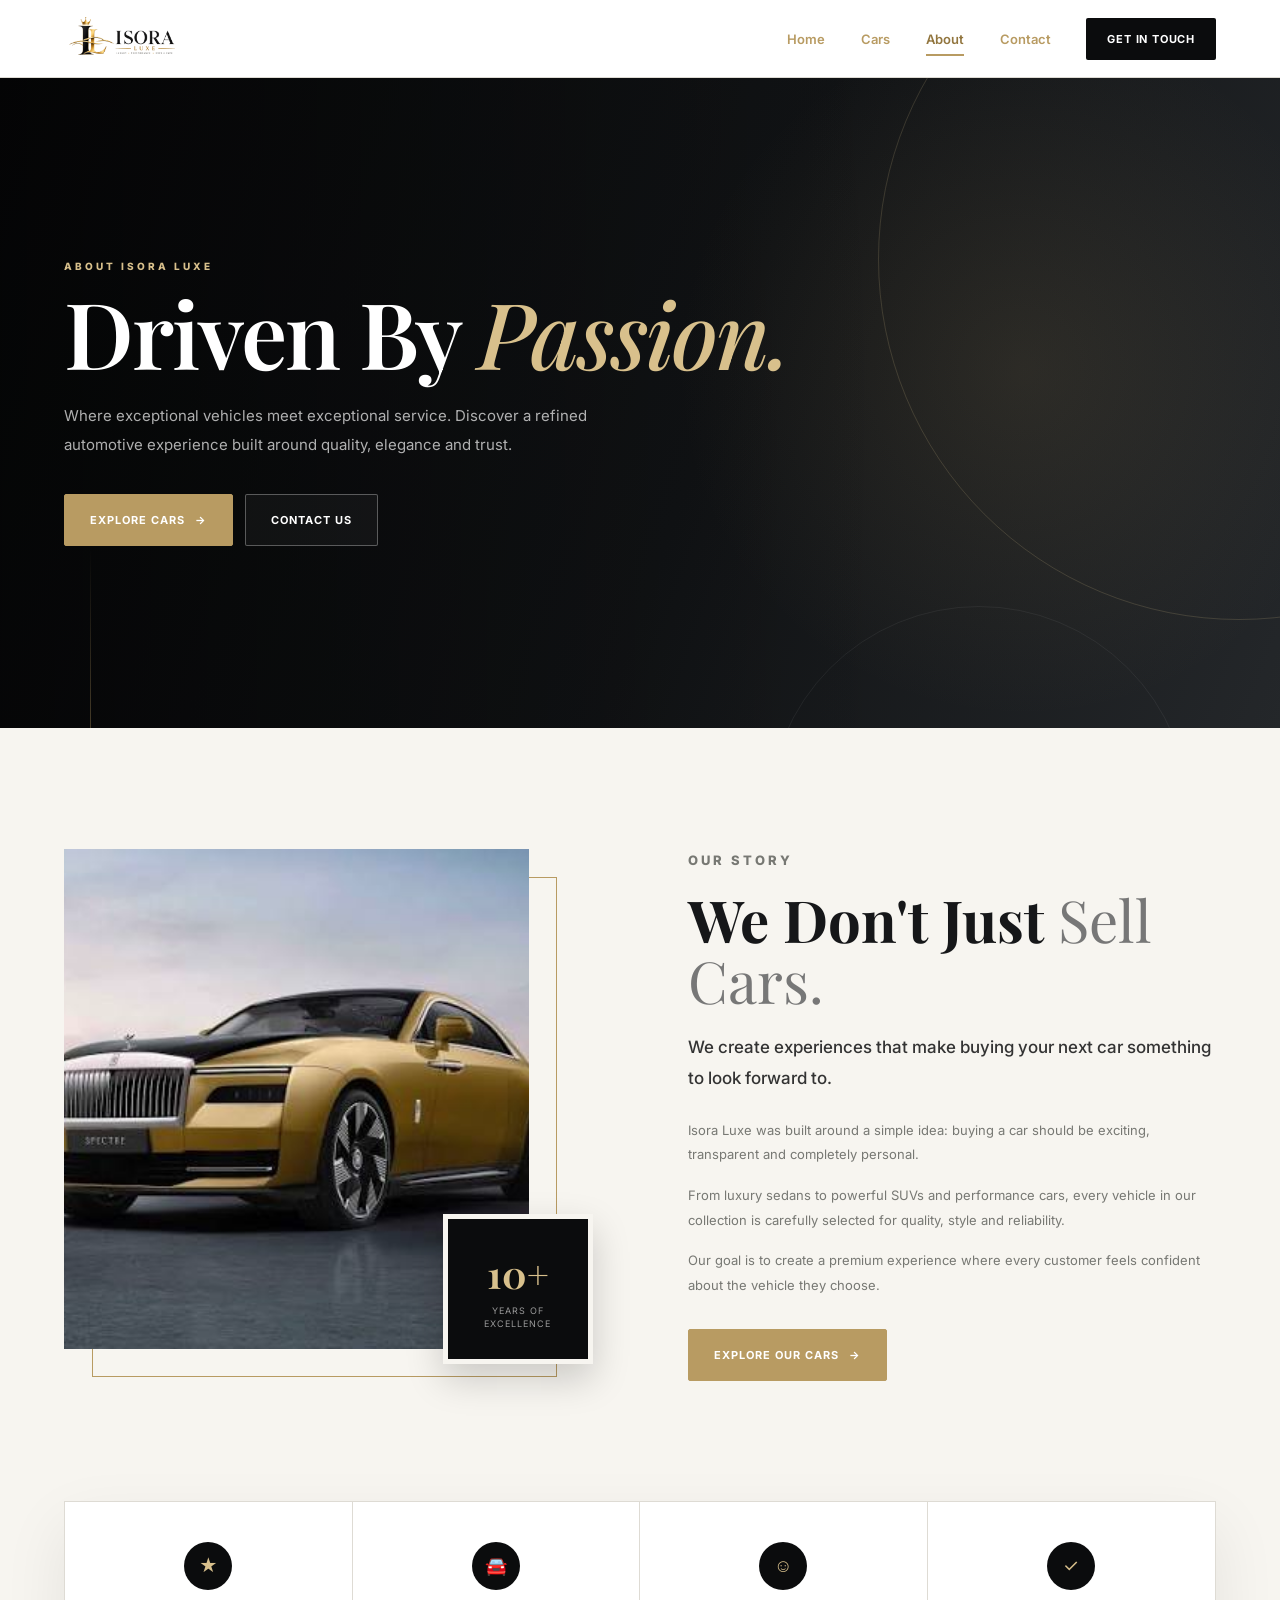
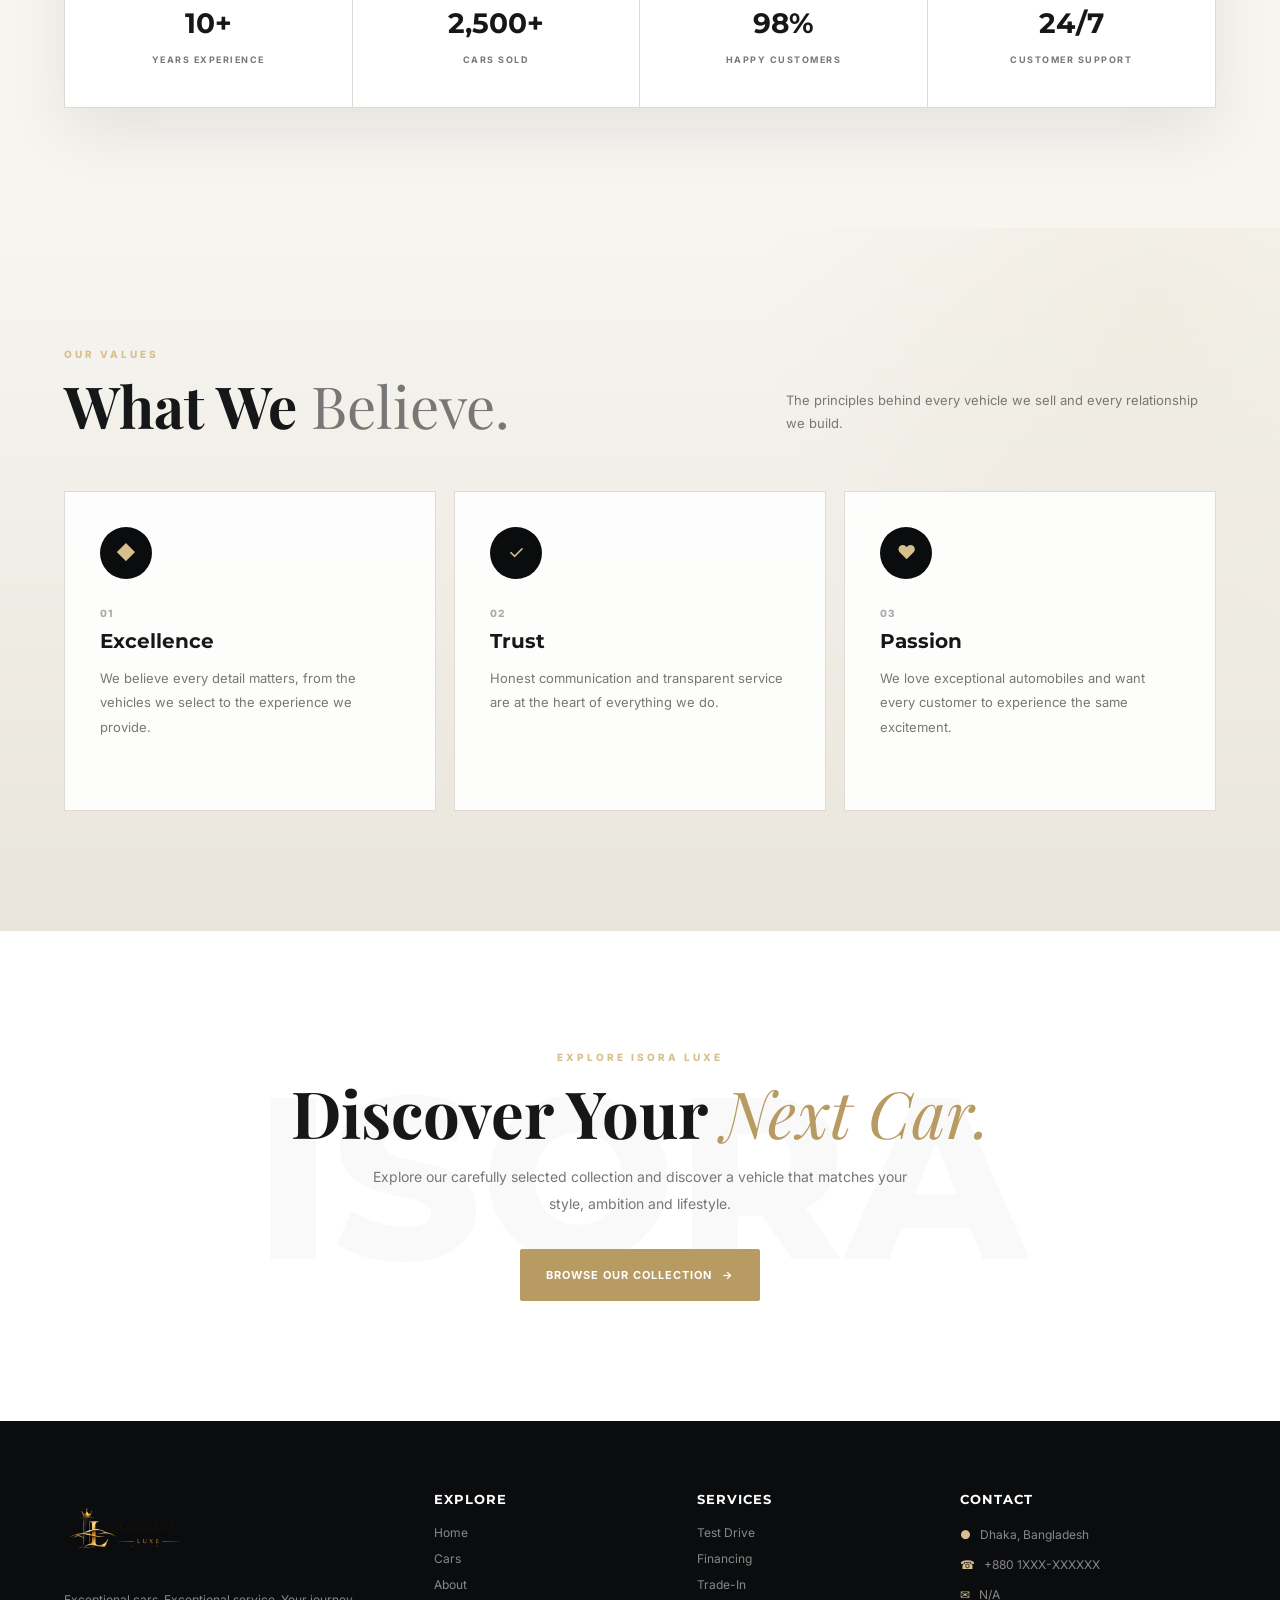
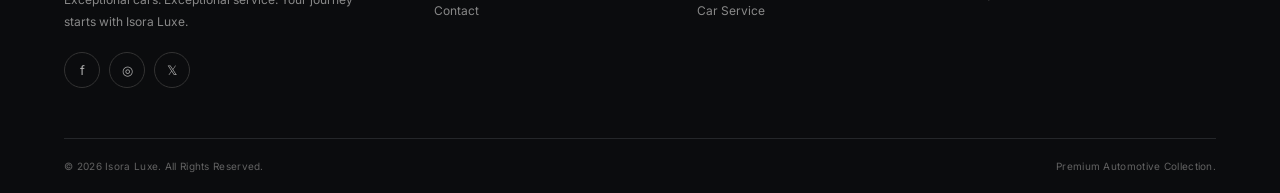
<file: about.html>
<!DOCTYPE html>
<html lang="en">

<head>

    <meta charset="UTF-8">
    <meta name="viewport" content="width=device-width, initial-scale=1.0">

    <title>About | Isora Luxe</title>

    <!-- GOOGLE FONTS -->
    <link rel="preconnect" href="https://fonts.googleapis.com">
    <link rel="preconnect" href="https://fonts.gstatic.com" crossorigin>

    <link
        href="https://fonts.googleapis.com/css2?family=Inter:wght@400;500;600;700&family=Montserrat:wght@500;600;700;800&family=Playfair+Display:wght@500;600;700&display=swap"
        rel="stylesheet"
    >

    <style>

        /* =====================================================
           VARIABLES
        ===================================================== */

        :root {

            --black: #0b0c0d;
            --dark: #111315;
            --charcoal: #1b1e21;

            --cream: #f7f5f0;
            --white: #ffffff;

            --text: #161719;
            --muted: #777873;

            --gold: #b89b62;
            --gold-light: #d8c08c;
            --gold-dark: #92763f;

            --border: #dedbd4;

            --shadow: 0 25px 60px rgba(0,0,0,0.08);

        }


        /* =====================================================
           RESET
        ===================================================== */

        * {
            margin: 0;
            padding: 0;
            box-sizing: border-box;
        }


        html {
            scroll-behavior: smooth;
        }


        body {

            font-family: "Inter", sans-serif;

            background: var(--cream);

            color: var(--text);

            overflow-x: hidden;
        }


        a {
            text-decoration: none;
        }


        button {
            font-family: inherit;
        }


        /* =====================================================
           NAVBAR
        ===================================================== */

        .navbar {

            height: 78px;

            padding: 0 5%;

            display: flex;

            align-items: center;

            justify-content: space-between;

            background: rgba(255,255,255,0.96);

            border-bottom: 1px solid var(--border);

            position: sticky;

            top: 0;

            z-index: 5000;

            backdrop-filter: blur(15px);
        }


        .logo {

            display: flex;

            align-items: center;

            flex-shrink: 0;
        }


        .logo img {

            width: 115px;

            height: auto;

            display: block;
        }


        /* =====================================================
           DESKTOP NAV
        ===================================================== */

        .nav-links {

            display: flex;

            align-items: center;

            gap: 36px;

            margin-left: auto;

            margin-right: 35px;
        }


        .nav-links a {

            position: relative;

            color: var(--gold);

            font-size: 13px;

            font-weight: 600;

            transition: 0.25s ease;
        }


        .nav-links a:hover {

            color: var(--gold-dark);

            transform: translateY(-1px);
        }


        .nav-links a.active {

            color: var(--gold-dark);
        }


        .nav-links a.active::after {

            content: "";

            position: absolute;

            left: 0;

            bottom: -9px;

            width: 100%;

            height: 2px;

            background: var(--gold);
        }


        /* =====================================================
           NAV BUTTON
        ===================================================== */

        .nav-btn {

            min-height: 42px;

            padding: 0 21px;

            display: inline-flex;

            align-items: center;

            justify-content: center;

            background: var(--black);

            color: white;

            font-size: 11px;

            font-weight: 700;

            letter-spacing: 0.8px;

            text-transform: uppercase;

            border-radius: 2px;

            transition: 0.3s ease;
        }


        .nav-btn:hover {

            background: var(--gold);

            transform: translateY(-2px);
        }


        /* =====================================================
           HAMBURGER
        ===================================================== */

        .menu-btn {

            display: none;

            width: 44px;

            height: 44px;

            border: none;

            background: transparent;

            cursor: pointer;

            align-items: center;

            justify-content: center;

            flex-direction: column;

            gap: 5px;

            padding: 0;
        }


        .menu-btn span {

            width: 25px;

            height: 2.5px;

            background: var(--gold);

            border-radius: 10px;

            transition: 0.3s ease;
        }


        .menu-btn.open span:nth-child(1) {

            transform:
                translateY(7.5px)
                rotate(45deg);
        }


        .menu-btn.open span:nth-child(2) {

            opacity: 0;
        }


        .menu-btn.open span:nth-child(3) {

            transform:
                translateY(-7.5px)
                rotate(-45deg);
        }


        /* =====================================================
           HERO
        ===================================================== */

        .about-hero {

            min-height: 650px;

            position: relative;

            display: flex;

            align-items: center;

            overflow: hidden;

            background:

                radial-gradient(
                    circle at 80% 45%,
                    rgba(184,155,98,0.12),
                    transparent 32%
                ),

                linear-gradient(
                    110deg,
                    #070809,
                    #111315 55%,
                    #24272a
                );
        }


        /* GOLD CIRCLE */

        .about-hero::before {

            content: "";

            position: absolute;

            width: 720px;

            height: 720px;

            right: -320px;

            top: -180px;

            border: 1px solid rgba(216,192,140,0.18);

            border-radius: 50%;
        }


        .about-hero::after {

            content: "";

            position: absolute;

            width: 420px;

            height: 420px;

            right: 90px;

            bottom: -300px;

            border: 1px solid rgba(255,255,255,0.06);

            border-radius: 50%;
        }


        .hero-line {

            position: absolute;

            width: 1px;

            height: 180px;

            left: 7%;

            bottom: 0;

            background:
                linear-gradient(
                    transparent,
                    var(--gold)
                );

            opacity: 0.35;
        }


        .about-hero-overlay {

            position: absolute;

            inset: 0;

            background:
                linear-gradient(
                    90deg,
                    rgba(0,0,0,0.45),
                    transparent 70%
                );
        }


        .about-hero-content {

            width: min(1180px, 90%);

            margin: auto;

            position: relative;

            z-index: 3;

            color: white;

            animation: heroIn 1s ease both;
        }


        @keyframes heroIn {

            from {

                opacity: 0;

                transform: translateY(25px);
            }

            to {

                opacity: 1;

                transform: translateY(0);
            }
        }


        .section-label {

            margin-bottom: 15px;

            color: var(--gold-light);

            font-size: 10px;

            font-weight: 800;

            letter-spacing: 3px;

            text-transform: uppercase;
        }


        .about-hero h1 {

            max-width: 760px;

            margin-bottom: 25px;

            font-family: "Playfair Display", serif;

            font-size: clamp(55px, 8vw, 92px);

            font-weight: 600;

            line-height: 0.98;

            letter-spacing: -2px;
        }


        .about-hero h1 span {

            color: var(--gold-light);

            font-style: italic;

            font-weight: 500;
        }


        .hero-description {

            max-width: 570px;

            margin-bottom: 35px;

            color: rgba(255,255,255,0.68);

            font-size: 15px;

            line-height: 1.9;
        }


        /* =====================================================
           BUTTONS
        ===================================================== */

        .hero-buttons {

            display: flex;

            gap: 12px;

            flex-wrap: wrap;
        }


        .primary-btn,
        .secondary-btn {

            min-height: 52px;

            padding: 0 25px;

            display: inline-flex;

            align-items: center;

            justify-content: center;

            gap: 10px;

            border-radius: 2px;

            font-size: 11px;

            font-weight: 700;

            letter-spacing: 1px;

            text-transform: uppercase;

            transition: 0.3s ease;
        }


        .primary-btn {

            background: var(--gold);

            color: white;

            border: 1px solid var(--gold);
        }


        .primary-btn:hover {

            background: var(--gold-light);

            border-color: var(--gold-light);

            color: var(--black);

            transform: translateY(-3px);

            box-shadow:
                0 12px 25px rgba(184,155,98,0.22);
        }


        .secondary-btn {

            border: 1px solid rgba(255,255,255,0.3);

            background: rgba(255,255,255,0.04);

            color: white;
        }


        .secondary-btn:hover {

            background: white;

            color: var(--black);

            transform: translateY(-3px);
        }


        /* =====================================================
           STORY
        ===================================================== */

        .about-section {

            width: min(1180px, 90%);

            margin: auto;

            padding: 120px 0;

            display: grid;

            grid-template-columns: 1fr 1fr;

            gap: 95px;

            align-items: center;
        }


        .about-image {

            position: relative;

            min-height: 530px;
        }


        .about-image img {

            width: 88%;

            height: 500px;

            object-fit: cover;

            display: block;

            position: relative;

            z-index: 2;

            transition: 0.5s ease;

            filter: saturate(0.9);
        }


        .about-image:hover img {

            transform: translate(-7px,-7px);

            filter: saturate(1);
        }


        .image-frame {

            position: absolute;

            width: 88%;

            height: 500px;

            left: 28px;

            top: 28px;

            border: 1px solid var(--gold);

            z-index: 1;

            transition: 0.5s ease;
        }


        .about-image:hover .image-frame {

            transform: translate(7px,7px);
        }


        .experience-badge {

            position: absolute;

            right: 0;

            bottom: 15px;

            width: 150px;

            height: 150px;

            display: flex;

            flex-direction: column;

            align-items: center;

            justify-content: center;

            text-align: center;

            background: var(--black);

            color: white;

            z-index: 4;

            border: 5px solid var(--cream);

            box-shadow: 0 15px 35px rgba(0,0,0,0.18);
        }


        .experience-badge strong {

            font-family: "Playfair Display", serif;

            font-size: 38px;

            color: var(--gold-light);
        }


        .experience-badge span {

            margin-top: 5px;

            color: #999;

            font-size: 9px;

            line-height: 1.5;

            letter-spacing: 1px;

            text-transform: uppercase;
        }


        .about-content h2 {

            margin-bottom: 22px;

            font-family: "Playfair Display", serif;

            font-size: clamp(38px, 5vw, 58px);

            line-height: 1.05;
        }


        .about-content h2 span {

            color: #777;

            font-weight: 400;
        }


        .about-intro {

            margin-bottom: 24px;

            color: #333;

            font-size: 17px;

            line-height: 1.8;

            font-weight: 500;
        }


        .about-content > p:not(.about-intro) {

            margin-bottom: 16px;

            color: var(--muted);

            font-size: 13px;

            line-height: 1.9;
        }


        .about-content .primary-btn {

            margin-top: 15px;
        }


        /* =====================================================
           STATS
        ===================================================== */

        .stats-section {

            width: min(1180px, 90%);

            margin: 0 auto;

            display: grid;

            grid-template-columns: repeat(4,1fr);

            background: white;

            border: 1px solid var(--border);

            box-shadow: var(--shadow);

            transform: translateY(0);
        }


        .stat {

            padding: 40px 20px;

            text-align: center;

            border-right: 1px solid var(--border);

            transition: 0.3s ease;
        }


        .stat:last-child {

            border-right: none;
        }


        .stat:hover {

            background: #faf9f5;

            transform: translateY(-4px);
        }


        .stat-icon {

            width: 48px;

            height: 48px;

            margin: 0 auto 16px;

            display: flex;

            align-items: center;

            justify-content: center;

            background: var(--black);

            color: var(--gold-light);

            border-radius: 50%;

            font-size: 18px;
        }


        .stat strong {

            display: block;

            margin-bottom: 7px;

            font-family: "Montserrat", sans-serif;

            font-size: 28px;
        }


        .stat span {

            color: var(--muted);

            font-size: 9px;

            font-weight: 700;

            letter-spacing: 1.5px;

            text-transform: uppercase;
        }


        /* =====================================================
           VALUES
        ===================================================== */

        .values-section {

            margin-top: 120px;

            padding: 120px 5%;

            background:

                radial-gradient(
                    circle at 90% 10%,
                    rgba(184,155,98,0.08),
                    transparent 30%
                ),

                linear-gradient(
                    180deg,
                    var(--cream),
                    #e9e5dc
                );
        }


        .section-heading {

            width: min(1180px,100%);

            margin: 0 auto 55px;

            display: flex;

            align-items: end;

            justify-content: space-between;

            gap: 40px;
        }


        .section-heading h2 {

            font-family: "Playfair Display", serif;

            font-size: clamp(38px,5vw,58px);

            line-height: 1.05;
        }


        .section-heading h2 span {

            color: #777;

            font-weight: 400;
        }


        .heading-description {

            max-width: 430px;

            color: var(--muted);

            font-size: 13px;

            line-height: 1.8;
        }


        .values-grid {

            width: min(1180px,100%);

            margin: auto;

            display: grid;

            grid-template-columns: repeat(3,1fr);

            gap: 18px;
        }


        .value-card {

            min-height: 320px;

            padding: 35px;

            position: relative;

            overflow: hidden;

            background: rgba(255,255,255,0.9);

            border: 1px solid var(--border);

            transition: 0.4s ease;
        }


        .value-card::before {

            content: "";

            position: absolute;

            left: 0;

            top: 0;

            width: 3px;

            height: 0;

            background: var(--gold);

            transition: 0.4s ease;
        }


        .value-card:hover {

            transform: translateY(-8px);

            box-shadow: var(--shadow);
        }


        .value-card:hover::before {

            height: 100%;
        }


        .value-icon {

            width: 52px;

            height: 52px;

            margin-bottom: 28px;

            display: flex;

            align-items: center;

            justify-content: center;

            background: var(--black);

            color: var(--gold-light);

            border-radius: 50%;

            font-size: 19px;
        }


        .value-number {

            display: block;

            margin-bottom: 10px;

            color: #aaa;

            font-size: 10px;

            font-weight: 800;

            letter-spacing: 1px;
        }


        .value-card h3 {

            margin-bottom: 13px;

            font-family: "Montserrat", sans-serif;

            font-size: 20px;
        }


        .value-card p {

            color: var(--muted);

            font-size: 13px;

            line-height: 1.9;
        }


        /* =====================================================
           CTA
        ===================================================== */

        .about-cta {

            padding: 120px 5%;

            background: white;

            text-align: center;

            position: relative;

            overflow: hidden;
        }


        .about-cta::before {

            content: "ISORA";

            position: absolute;

            left: 50%;

            top: 50%;

            transform:
                translate(-50%,-50%);

            font-family: "Montserrat", sans-serif;

            font-size: clamp(90px,18vw,240px);

            font-weight: 800;

            color: rgba(0,0,0,0.025);

            white-space: nowrap;

            pointer-events: none;
        }


        .cta-content {

            width: min(750px,100%);

            margin: auto;

            position: relative;

            z-index: 2;
        }


        .about-cta h2 {

            margin-bottom: 18px;

            font-family: "Playfair Display", serif;

            font-size: clamp(40px,6vw,65px);

            line-height: 1.05;
        }


        .about-cta h2 span {

            color: var(--gold);

            font-style: italic;

            font-weight: 400;
        }


        .about-cta p:not(.section-label) {

            max-width: 560px;

            margin: 0 auto 32px;

            color: var(--muted);

            font-size: 14px;

            line-height: 1.9;
        }


        /* =====================================================
           FOOTER
        ===================================================== */

        .footer {

            width: 100%;

            padding: 70px 5% 0;

            background: #0b0c0e;

            color: white;
        }


        .footer-grid {

            width: min(1180px,100%);

            margin: auto;

            display: grid;

            grid-template-columns:
                1.5fr
                1fr
                1fr
                1.2fr;

            gap: 50px;

            padding-bottom: 50px;
        }


        .footer-about {

            display: flex;

            flex-direction: column;

            align-items: flex-start;
        }


        .footer-about .logo {

            margin-bottom: 18px;
        }


        .footer-about .logo img {

            width: 120px;
        }


        .footer-about > p {

            max-width: 310px;

            color: #888;

            font-size: 12px;

            line-height: 1.8;
        }


        .social-links {

            display: flex;

            gap: 9px;

            margin-top: 20px;
        }


        .social-links a {

            width: 36px;

            height: 36px;

            display: flex;

            align-items: center;

            justify-content: center;

            border: 1px solid #333;

            border-radius: 50%;

            color: #aaa;

            font-size: 13px;

            transition: 0.3s ease;
        }


        .social-links a:hover {

            background: var(--gold);

            border-color: var(--gold);

            color: white;

            transform: translateY(-3px);
        }


        .footer-column {

            display: flex;

            flex-direction: column;

            gap: 11px;
        }


        .footer-column h4 {

            margin-bottom: 7px;

            font-family: "Montserrat", sans-serif;

            font-size: 13px;

            letter-spacing: 1px;

            text-transform: uppercase;
        }


        .footer-column a {

            color: #888;

            font-size: 12px;

            transition: 0.25s ease;
        }


        .footer-column a:hover {

            color: var(--gold-light);

            transform: translateX(3px);
        }


        .footer-column p {

            display: flex;

            align-items: flex-start;

            gap: 9px;

            margin: 0;

            color: #888;

            font-size: 12px;

            line-height: 1.6;
        }


        .footer-column p span {

            color: var(--gold-light);
        }


        .footer-bottom {

            width: min(1180px,100%);

            margin: auto;

            padding: 21px 0;

            border-top: 1px solid #25272a;

            display: flex;

            justify-content: space-between;

            align-items: center;

            gap: 20px;
        }


        .footer-bottom p {

            color: #626262;

            font-size: 10px;

            letter-spacing: 0.3px;
        }


        /* =====================================================
           TABLET
        ===================================================== */

        @media (max-width: 950px) {

            .nav-links {

                gap: 22px;

                margin-right: 20px;
            }


            .about-section {

                grid-template-columns: 1fr;

                gap: 70px;
            }


            .about-image {

                width: 100%;

                max-width: 650px;

                margin: auto;
            }


            .stats-section {

                grid-template-columns: repeat(2,1fr);
            }


            .stat:nth-child(2) {

                border-right: none;
            }


            .stat:nth-child(-n+2) {

                border-bottom: 1px solid var(--border);
            }


            .values-grid {

                grid-template-columns: 1fr 1fr;
            }


            .footer-grid {

                grid-template-columns: 1fr 1fr;
            }


            .footer-about {

                grid-column: 1 / -1;
            }

        }


        /* =====================================================
           MOBILE
        ===================================================== */

        @media (max-width: 700px) {

            .navbar {

                height: 70px;

                padding: 0 18px;
            }


            .logo img {

                width: 100px;
            }


            .nav-btn {

                display: none;
            }


            /* SHOW 3 LINES */

            .menu-btn {

                display: flex;
            }


            /* MOBILE NAV */

            .nav-links {

                position: absolute;

                top: 70px;

                left: 0;

                width: 100%;

                margin: 0;

                padding: 5px 20px 15px;

                display: flex;

                flex-direction: column;

                align-items: stretch;

                gap: 0;

                background: rgba(255,255,255,0.98);

                border-bottom: 1px solid var(--border);

                box-shadow:
                    0 15px 35px rgba(0,0,0,0.14);

                opacity: 0;

                visibility: hidden;

                transform: translateY(-12px);

                pointer-events: none;

                transition: 0.25s ease;
            }


            .nav-links.open {

                opacity: 1;

                visibility: visible;

                transform: translateY(0);

                pointer-events: auto;
            }


            .nav-links a {

                width: 100%;

                padding: 16px 5px;

                color: var(--gold);

                font-size: 14px;

                border-bottom: 1px solid #eee;
            }


            .nav-links a:last-child {

                border-bottom: none;
            }


            .nav-links a.active::after {

                display: none;
            }


            .nav-links a.active {

                color: var(--gold-dark);

                font-weight: 700;
            }


            /* HERO */

            .about-hero {

                min-height: 590px;
            }


            .about-hero-content {

                width: 88%;
            }


            .about-hero h1 {

                font-size: clamp(48px,14vw,68px);

                letter-spacing: -1px;
            }


            .hero-description {

                font-size: 14px;

                line-height: 1.8;
            }


            .hero-buttons {

                flex-direction: column;

                width: 100%;
            }


            .primary-btn,
            .secondary-btn {

                width: 100%;
            }


            /* STORY */

            .about-section {

                width: 88%;

                padding: 80px 0;

                gap: 65px;
            }


            .about-image {

                min-height: 400px;
            }


            .about-image img {

                width: 88%;

                height: 380px;
            }


            .image-frame {

                width: 88%;

                height: 380px;
            }


            .experience-badge {

                width: 120px;

                height: 120px;

                bottom: 5px;
            }


            .experience-badge strong {

                font-size: 29px;
            }


            .about-content h2 {

                font-size: 42px;
            }


            /* STATS */

            .stats-section {

                width: 88%;

                grid-template-columns: 1fr 1fr;
            }


            .stat {

                padding: 28px 12px;
            }


            .stat:nth-child(2) {

                border-right: none;
            }


            .stat:nth-child(3),
            .stat:nth-child(4) {

                border-top: 1px solid var(--border);
            }


            .stat strong {

                font-size: 23px;
            }


            /* VALUES */

            .values-section {

                margin-top: 80px;

                padding: 80px 6%;
            }


            .section-heading {

                display: block;

                margin-bottom: 38px;
            }


            .heading-description {

                margin-top: 20px;
            }


            .values-grid {

                grid-template-columns: 1fr;
            }


            .value-card {

                min-height: 280px;
            }


            /* CTA */

            .about-cta {

                padding: 85px 6%;
            }


            /* FOOTER */

            .footer {

                padding: 50px 20px 0;

                text-align: center;
            }


            .footer-grid {

                width: 100%;

                display: flex;

                flex-direction: column;

                align-items: center;

                justify-content: center;

                gap: 38px;

                padding-bottom: 35px;
            }


            .footer-about {

                width: 100%;

                display: flex;

                flex-direction: column;

                align-items: center;

                justify-content: center;

                text-align: center;
            }


            .footer-about .logo {

                justify-content: center;
            }


            .footer-about .logo img {

                width: 110px;
            }


            .footer-about > p {

                width: 100%;

                max-width: 300px;

                margin: auto;

                text-align: center;

                font-size: 12px;
            }


            .social-links {

                justify-content: center;
            }


            .footer-column {

                width: 100%;

                align-items: center;

                justify-content: center;

                text-align: center;
            }


            .footer-column h4 {

                text-align: center;
            }


            .footer-column a {

                text-align: center;
            }


            .footer-column p {

                justify-content: center;

                align-items: center;

                text-align: center;
            }


            .footer-bottom {

                width: 100%;

                flex-direction: column;

                align-items: center;

                justify-content: center;

                text-align: center;

                gap: 7px;
            }


            .footer-bottom p {

                width: 100%;

                text-align: center;
            }

        }


        /* =====================================================
           SMALL PHONES
        ===================================================== */

        @media (max-width: 480px) {

            .navbar {

                padding: 0 15px;
            }


            .about-hero {

                min-height: 570px;
            }


            .about-section {

                width: 90%;
            }


            .about-image {

                min-height: 350px;
            }


            .about-image img {

                width: 90%;

                height: 330px;
            }


            .image-frame {

                width: 90%;

                height: 330px;
            }


            .experience-badge {

                width: 105px;

                height: 105px;
            }


            .experience-badge strong {

                font-size: 25px;
            }


            .stats-section {

                width: 90%;

                grid-template-columns: 1fr;
            }


            .stat {

                border-right: none !important;

                border-bottom: 1px solid var(--border);
            }


            .stat:last-child {

                border-bottom: none;
            }


            .footer {

                padding-left: 16px;

                padding-right: 16px;
            }

        }

    </style>

</head>


<body>


<!-- =====================================================
     NAVBAR
===================================================== -->

<header class="navbar">


    <a href="index.html" class="logo">

        <img
            src="images/logo.png"
            alt="Isora Luxe Logo"
        >

    </a>


    <nav
        class="nav-links"
        id="mobileMenu"
    >

        <a href="index.html">
            Home
        </a>

        <a href="cars.html">
            Cars
        </a>

        <a
            href="about.html"
            class="active"
        >
            About
        </a>

        <a href="contact.html">
            Contact
        </a>

    </nav>


    <a
        href="contact.html"
        class="nav-btn"
    >
        Get in Touch
    </a>


    <!-- MOBILE 3-LINE BUTTON -->

    <button
        class="menu-btn"
        id="menuButton"
        type="button"
        aria-label="Open menu"
        aria-expanded="false"
    >

        <span></span>
        <span></span>
        <span></span>

    </button>

</header>


<!-- =====================================================
     HERO
===================================================== -->

<section class="about-hero">

    <div class="about-hero-overlay"></div>

    <div class="hero-line"></div>


    <div class="about-hero-content">

        <p class="section-label">
            About Isora Luxe
        </p>


        <h1>
            Driven By
            <span>Passion.</span>
        </h1>


        <p class="hero-description">

            Where exceptional vehicles meet exceptional
            service. Discover a refined automotive experience
            built around quality, elegance and trust.

        </p>


        <div class="hero-buttons">

            <a
                href="cars.html"
                class="primary-btn"
            >

                Explore Cars

                <span>→</span>

            </a>


            <a
                href="contact.html"
                class="secondary-btn"
            >

                Contact Us

            </a>

        </div>

    </div>

</section>


<!-- =====================================================
     STORY
===================================================== -->

<section class="about-section">


    <div class="about-image">

        <div class="image-frame"></div>


        <img
            src="images/car2.jpg"
            alt="Luxury vehicle"
        >


        <div class="experience-badge">

            <strong>10+</strong>

            <span>
                Years Of<br>
                Excellence
            </span>

        </div>

    </div>


    <div class="about-content">

        <p class="section-label">
            Our Story
        </p>


        <h2>
            We Don't Just
            <span>Sell Cars.</span>
        </h2>


        <p class="about-intro">

            We create experiences that make buying your
            next car something to look forward to.

        </p>


        <p>

            Isora Luxe was built around a simple idea:
            buying a car should be exciting, transparent
            and completely personal.

        </p>


        <p>

            From luxury sedans to powerful SUVs and
            performance cars, every vehicle in our
            collection is carefully selected for quality,
            style and reliability.

        </p>


        <p>

            Our goal is to create a premium experience
            where every customer feels confident about
            the vehicle they choose.

        </p>


        <a
            href="cars.html"
            class="primary-btn"
        >

            Explore Our Cars

            <span>→</span>

        </a>

    </div>

</section>


<!-- =====================================================
     STATS
===================================================== -->

<section class="stats-section">


    <div class="stat">

        <div class="stat-icon">
            ★
        </div>

        <strong>10+</strong>

        <span>
            Years Experience
        </span>

    </div>


    <div class="stat">

        <div class="stat-icon">
            🚘
        </div>

        <strong>2,500+</strong>

        <span>
            Cars Sold
        </span>

    </div>


    <div class="stat">

        <div class="stat-icon">
            ☺
        </div>

        <strong>98%</strong>

        <span>
            Happy Customers
        </span>

    </div>


    <div class="stat">

        <div class="stat-icon">
            ✓
        </div>

        <strong>24/7</strong>

        <span>
            Customer Support
        </span>

    </div>

</section>


<!-- =====================================================
     VALUES
===================================================== -->

<section class="values-section">


    <div class="section-heading">

        <div>

            <p class="section-label">
                Our Values
            </p>


            <h2>
                What We
                <span>Believe.</span>
            </h2>

        </div>


        <p class="heading-description">

            The principles behind every vehicle we sell
            and every relationship we build.

        </p>

    </div>


    <div class="values-grid">


        <div class="value-card">

            <div class="value-icon">
                ◆
            </div>

            <span class="value-number">
                01
            </span>

            <h3>
                Excellence
            </h3>

            <p>

                We believe every detail matters, from the
                vehicles we select to the experience we
                provide.

            </p>

        </div>


        <div class="value-card">

            <div class="value-icon">
                ✓
            </div>

            <span class="value-number">
                02
            </span>

            <h3>
                Trust
            </h3>

            <p>

                Honest communication and transparent
                service are at the heart of everything
                we do.

            </p>

        </div>


        <div class="value-card">

            <div class="value-icon">
                ♥
            </div>

            <span class="value-number">
                03
            </span>

            <h3>
                Passion
            </h3>

            <p>

                We love exceptional automobiles and want
                every customer to experience the same
                excitement.

            </p>

        </div>

    </div>

</section>


<!-- =====================================================
     CTA
===================================================== -->

<section class="about-cta">


    <div class="cta-content">

        <p class="section-label">
            Explore Isora Luxe
        </p>


        <h2>
            Discover Your
            <span>Next Car.</span>
        </h2>


        <p>

            Explore our carefully selected collection
            and discover a vehicle that matches your
            style, ambition and lifestyle.

        </p>


        <a
            href="cars.html"
            class="primary-btn"
        >

            Browse Our Collection

            <span>→</span>

        </a>

    </div>

</section>


<!-- =====================================================
     FOOTER
===================================================== -->

<footer class="footer">


    <div class="footer-grid">


        <div class="footer-about">


            <a
                href="index.html"
                class="logo"
            >

                <img
                    src="images/logo.png"
                    alt="Isora Luxe Logo"
                >

            </a>


            <p>

                Exceptional cars. Exceptional service.
                Your journey starts with Isora Luxe.

            </p>


            <div class="social-links">

                <a href="#" aria-label="Facebook">
                    f
                </a>

                <a href="#" aria-label="Instagram">
                    ◎
                </a>

                <a href="#" aria-label="X">
                    𝕏
                </a>

            </div>

        </div>


        <div class="footer-column">

            <h4>
                Explore
            </h4>

            <a href="index.html">
                Home
            </a>

            <a href="cars.html">
                Cars
            </a>

            <a href="about.html">
                About
            </a>

            <a href="contact.html">
                Contact
            </a>

        </div>


        <div class="footer-column">

            <h4>
                Services
            </h4>

            <a href="contact.html">
                Test Drive
            </a>

            <a href="contact.html">
                Financing
            </a>

            <a href="contact.html">
                Trade-In
            </a>

            <a href="contact.html">
                Car Service
            </a>

        </div>


        <div class="footer-column">

            <h4>
                Contact
            </h4>

            <p>
                <span>●</span>
                Dhaka, Bangladesh
            </p>

            <p>
                <span>☎</span>
                +880 1XXX-XXXXXX
            </p>

            <p>
                <span>✉</span>
                N/A
            </p>

        </div>


    </div>


    <div class="footer-bottom">

        <p>
            © 2026 Isora Luxe. All Rights Reserved.
        </p>

        <p>
            Premium Automotive Collection.
        </p>

    </div>

</footer>


<!-- =====================================================
     MOBILE MENU JAVASCRIPT
===================================================== -->

<script>

    const menuButton =
        document.getElementById("menuButton");

    const mobileMenu =
        document.getElementById("mobileMenu");


    /* OPEN / CLOSE MENU */

    menuButton.addEventListener(
        "click",
        function () {

            const isOpen =
                menuButton.classList.toggle("open");

            mobileMenu.classList.toggle("open");


            menuButton.setAttribute(
                "aria-expanded",
                isOpen ? "true" : "false"
            );


            menuButton.setAttribute(
                "aria-label",
                isOpen
                    ? "Close menu"
                    : "Open menu"
            );

        }
    );


    /* CLOSE AFTER CLICKING LINK */

    const menuLinks =
        mobileMenu.querySelectorAll("a");


    menuLinks.forEach(function(link) {

        link.addEventListener(
            "click",
            function() {

                menuButton.classList.remove("open");

                mobileMenu.classList.remove("open");

                menuButton.setAttribute(
                    "aria-expanded",
                    "false"
                );

                menuButton.setAttribute(
                    "aria-label",
                    "Open menu"
                );

            }
        );

    });


    /* CLOSE WHEN CLICKING OUTSIDE */

    document.addEventListener(
        "click",
        function(event) {

            if (
                !mobileMenu.contains(event.target) &&
                !menuButton.contains(event.target)
            ) {

                menuButton.classList.remove("open");

                mobileMenu.classList.remove("open");

                menuButton.setAttribute(
                    "aria-expanded",
                    "false"
                );

                menuButton.setAttribute(
                    "aria-label",
                    "Open menu"
                );

            }

        }
    );

</script>


</body>

</html>
</file>
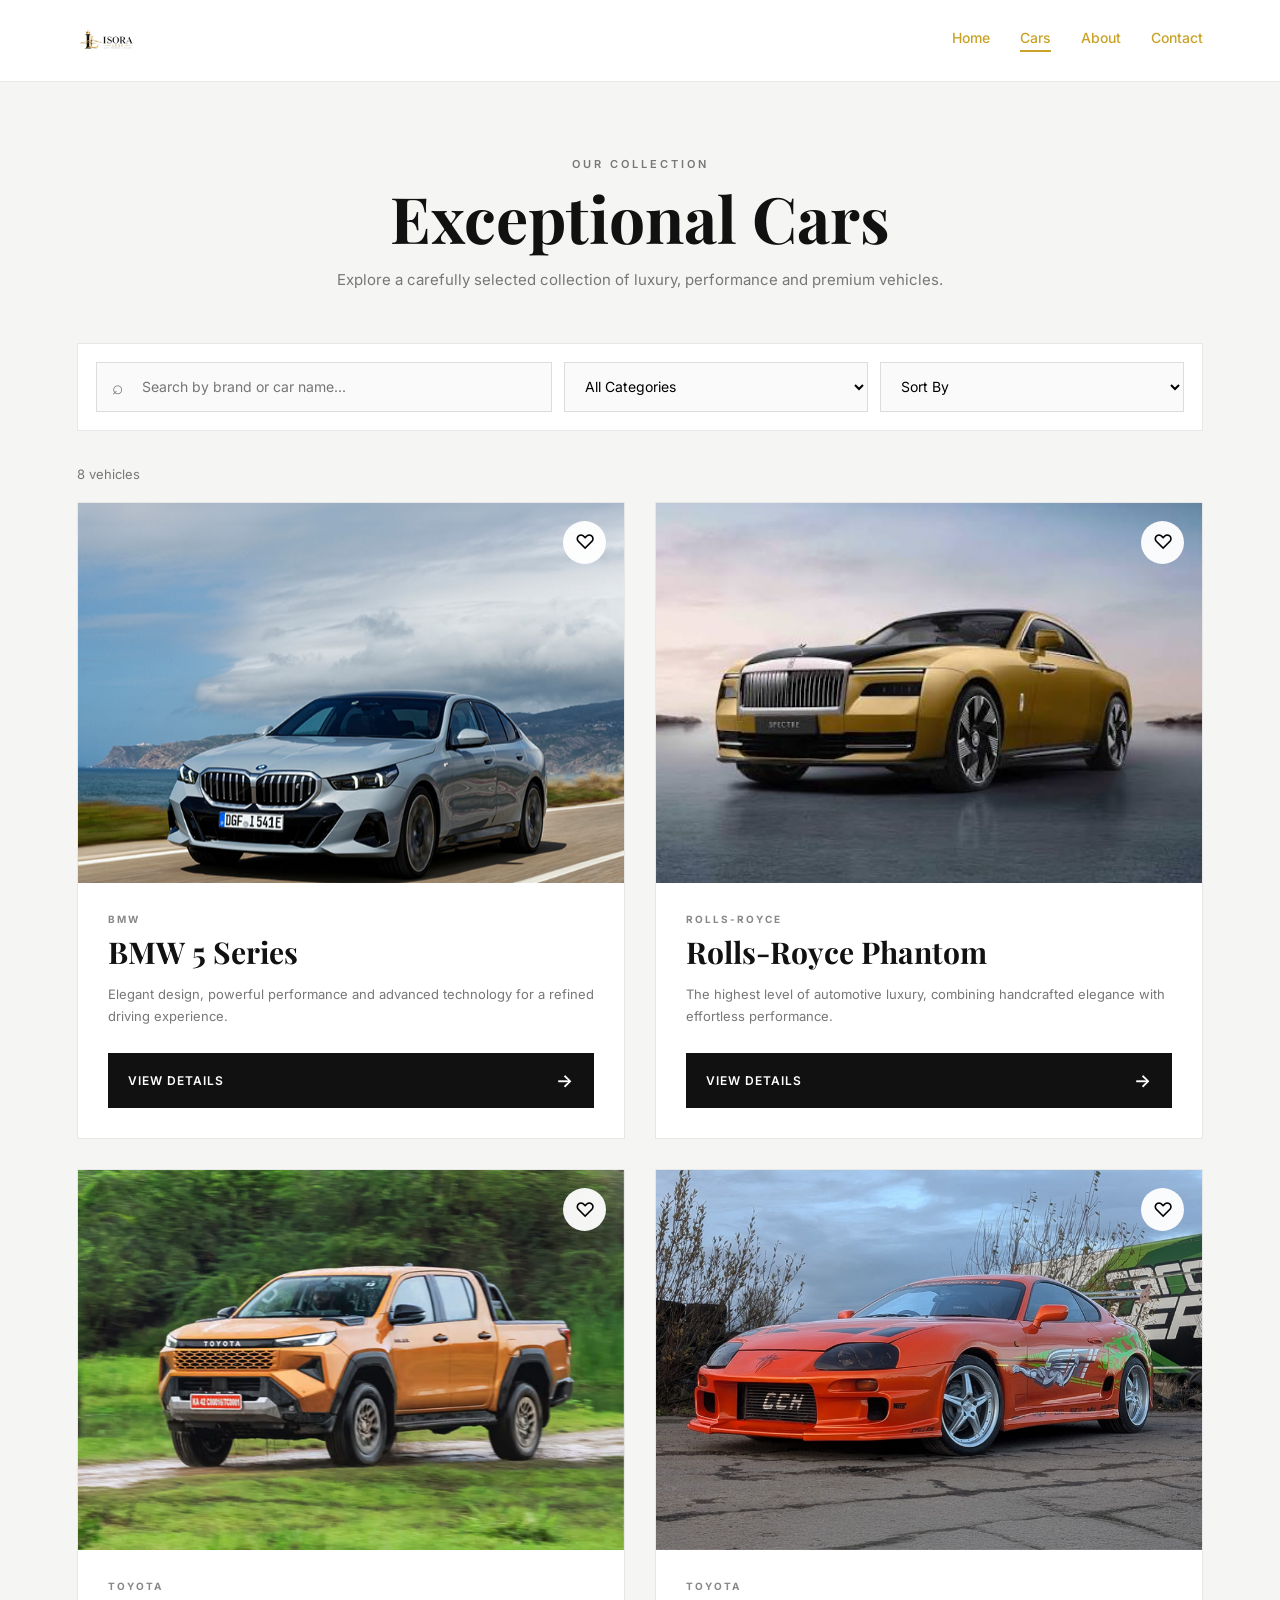
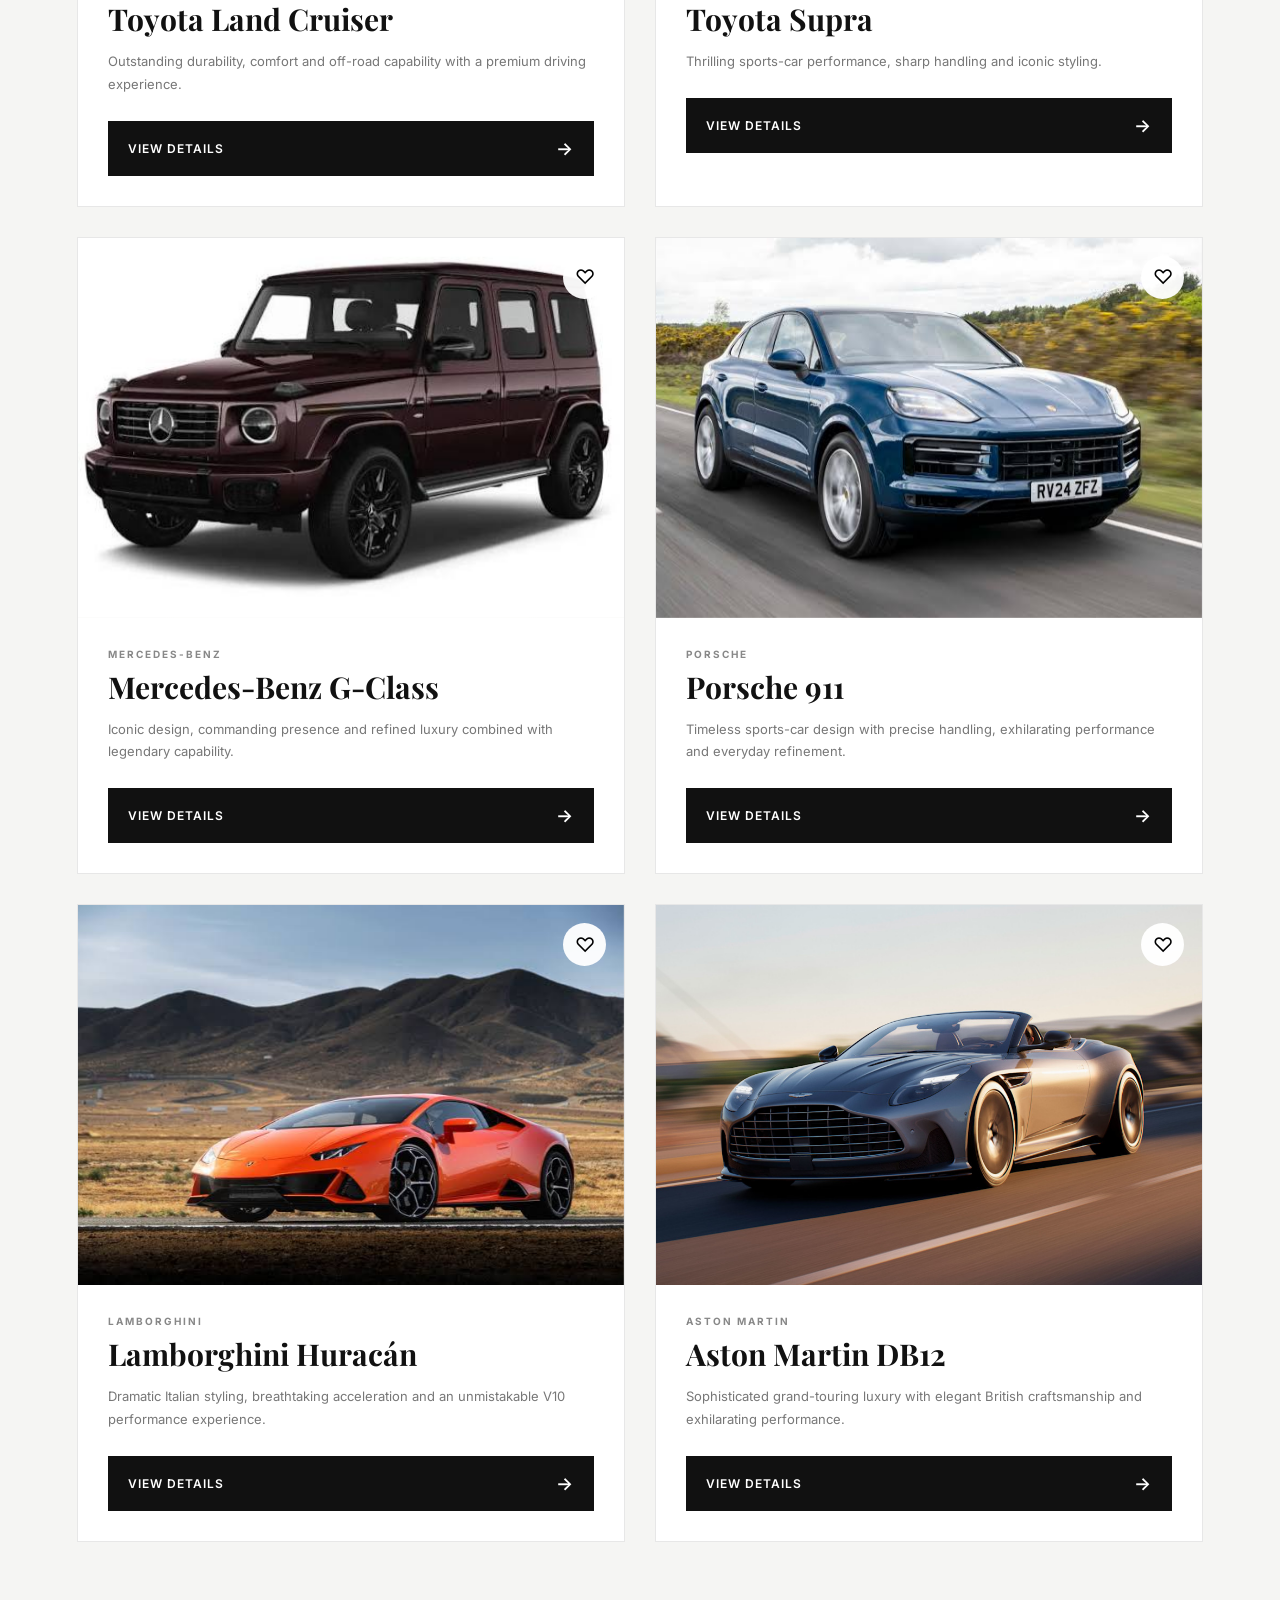
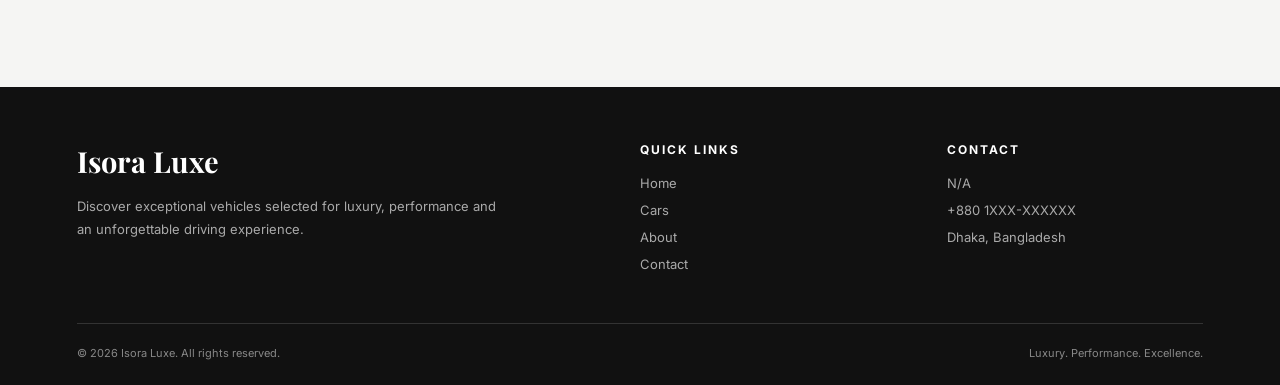
<file: cars.html>
<!DOCTYPE html>
<html lang="en">

<head>

    <meta charset="UTF-8">
    <meta name="viewport" content="width=device-width, initial-scale=1.0">

    <title>Cars | Isora Luxe</title>

    <meta name="description"
          content="Explore Isora Luxe's carefully selected collection of luxury, performance and premium vehicles.">

    <!-- GOOGLE FONTS -->
    <link rel="preconnect" href="https://fonts.googleapis.com">
    <link rel="preconnect"
          href="https://fonts.gstatic.com"
          crossorigin>

    <link
        href="https://fonts.googleapis.com/css2?family=Inter:wght@400;500;600;700&family=Playfair+Display:wght@500;600;700&display=swap"
        rel="stylesheet">


    <style>

        /* =====================================================
           RESET
        ===================================================== */

        * {
            margin: 0;
            padding: 0;
            box-sizing: border-box;
        }

        html {
            scroll-behavior: smooth;
        }

        body {
            font-family: "Inter", sans-serif;
            background: #f5f5f3;
            color: #111;
            overflow-x: hidden;
        }

        button,
        input,
        select {
            font-family: inherit;
        }

        button {
            -webkit-tap-highlight-color: transparent;
        }


        /* =====================================================
           HEADER
        ===================================================== */

        header {
            height: 82px;

            background:
                rgba(255, 255, 255, 0.97);

            border-bottom:
                1px solid #e8e8e8;

            padding:
                0 6%;

            display: flex;

            align-items: center;
            justify-content: space-between;

            position: sticky;

            top: 0;

            z-index: 1000;

            backdrop-filter:
                blur(12px);

            -webkit-backdrop-filter:
                blur(12px);
        }


        /* =====================================================
           LOGO
        ===================================================== */

        .logo {
            display: flex;

            align-items: center;

            text-decoration: none;
        }

        .logo img {
            width: 58px;
            height: 58px;

            object-fit: contain;

            display: block;
        }


        /* =====================================================
           DESKTOP NAVIGATION
        ===================================================== */

        nav {
            display: flex;

            align-items: center;

            gap: 30px;
        }

        nav a {
            color: #c9a227;

            text-decoration: none;

            font-size: 14px;

            font-weight: 500;

            position: relative;

            padding-bottom: 6px;

            transition:
                color 0.2s ease;
        }

        nav a:hover {
            color: #a88416;
        }

        nav a.active::after {
            content: "";

            position: absolute;

            left: 0;
            bottom: 0;

            width: 100%;
            height: 2px;

            background: #c9a227;
        }


        /* =====================================================
           MOBILE MENU BUTTON
        ===================================================== */

        .menu-toggle {
            display: none;

            width: 44px;
            height: 44px;

            border: none;

            background: transparent;

            cursor: pointer;

            flex-direction: column;

            align-items: center;
            justify-content: center;

            gap: 5px;
        }

        .menu-toggle span {
            display: block;

            width: 23px;
            height: 2px;

            background: #111;

            transition:
                0.3s ease;
        }


        /* =====================================================
           MOBILE NAVIGATION
        ===================================================== */

        .mobile-nav {
            display: none;

            position: fixed;

            top: 82px;

            left: 0;
            right: 0;

            background:
                rgba(255, 255, 255, 0.98);

            border-bottom:
                1px solid #e5e5e5;

            padding:
                20px 6% 25px;

            z-index: 999;

            box-shadow:
                0 15px 30px
                rgba(0, 0, 0, 0.08);
        }

        .mobile-nav.show {
            display: block;
        }

        .mobile-nav a {
            display: block;

            color: #111;

            text-decoration: none;

            font-size: 14px;

            font-weight: 500;

            padding: 15px 0;

            border-bottom:
                1px solid #eeeeee;
        }

        .mobile-nav a:last-child {
            border-bottom: none;
        }

        .mobile-nav a.active {
            color: #c9a227;
        }


        /* =====================================================
           PAGE
        ===================================================== */

        .page {
            width: 100%;

            max-width: 1400px;

            margin: auto;

            padding:
                75px 6%;
        }


        /* =====================================================
           PAGE HEADER
        ===================================================== */

        .page-header {
            text-align: center;

            margin-bottom: 50px;
        }

        .eyebrow {
            text-transform: uppercase;

            letter-spacing: 3px;

            font-size: 11px;

            font-weight: 600;

            color: #777;

            margin-bottom: 13px;
        }

        .page-header h1 {
            font-family:
                "Playfair Display",
                serif;

            font-size:
                clamp(40px, 5vw, 68px);

            line-height: 1.05;

            margin-bottom: 16px;
        }

        .page-header p {
            max-width: 650px;

            margin: auto;

            color: #777;

            line-height: 1.7;

            font-size: 15px;
        }


        /* =====================================================
           CONTROLS
        ===================================================== */

        .controls {
            background: #fff;

            padding: 18px;

            border:
                1px solid #e8e8e8;

            display: grid;

            grid-template-columns:
                1.5fr 1fr 1fr;

            gap: 12px;

            margin-bottom: 35px;
        }

        .search-box {
            position: relative;
        }

        .search-box span {
            position: absolute;

            left: 16px;

            top: 50%;

            transform:
                translateY(-50%);

            color: #777;

            font-size: 19px;
        }

        .controls input,
        .controls select {
            width: 100%;

            height: 50px;

            border:
                1px solid #ddd;

            background: #fafafa;

            padding:
                0 16px;

            font-size: 14px;

            outline: none;

            transition:
                0.2s ease;
        }

        .controls input {
            padding-left: 45px;
        }

        .controls input:focus,
        .controls select:focus {
            border-color: #111;

            background: #fff;
        }


        /* =====================================================
           RESULTS BAR
        ===================================================== */

        .results-bar {
            display: flex;

            justify-content: space-between;

            align-items: center;

            margin-bottom: 20px;
        }

        .results-count {
            font-size: 13px;

            color: #777;
        }


        /* =====================================================
           CAR GRID
        ===================================================== */

        .cars-grid {
            display: grid;

            grid-template-columns:
                repeat(2, minmax(0, 1fr));

            gap: 30px;
        }


        /* =====================================================
           CAR CARD
        ===================================================== */

        .car-card {
            background: #fff;

            border:
                1px solid #e7e7e7;

            overflow: hidden;

            transition:
                transform 0.35s ease,
                box-shadow 0.35s ease;
        }

        .car-card:hover {
            transform:
                translateY(-6px);

            box-shadow:
                0 20px 50px
                rgba(0, 0, 0, 0.09);
        }


        /* =====================================================
           CAR IMAGE / 3D AREA
        ===================================================== */

        .car-image {
            height: 380px;

            position: relative;

            overflow: hidden;

            background:
                radial-gradient(
                    circle at center,
                    #ffffff 0%,
                    #eeeeec 55%,
                    #dededb 100%
                );

            perspective:
                1200px;

            display: flex;

            align-items: center;
            justify-content: center;

            transform-style:
                preserve-3d;

            touch-action:
                pan-y;
        }


        /* =====================================================
           IMAGE
        ===================================================== */

        .car-image img {
            width: 100%;
            height: 100%;

            object-fit: cover;

            display: block;

            transform:
                perspective(1000px)
                rotateY(0deg)
                rotateX(0deg)
                scale(1);

            transition:
                transform 0.18s ease-out,
                filter 0.3s ease;

            will-change:
                transform;

            transform-style:
                preserve-3d;

            backface-visibility:
                hidden;

            -webkit-backface-visibility:
                hidden;
        }


        /* =====================================================
           DESKTOP IMAGE HOVER
        ===================================================== */

        .car-card:hover .car-image img {
            filter:
                brightness(1.03);
        }


        /* =====================================================
           IMAGE SHINE
        ===================================================== */

        .car-image::after {
            content: "";

            position: absolute;

            top: 0;
            left: -120%;

            width: 60%;
            height: 100%;

            background:
                linear-gradient(
                    90deg,
                    transparent,
                    rgba(255,255,255,0.25),
                    transparent
                );

            transform:
                skewX(-20deg);

            pointer-events: none;

            transition:
                left 0.8s ease;
        }

        .car-card:hover
        .car-image::after {
            left: 140%;
        }


        /* =====================================================
           FAVORITE BUTTON
        ===================================================== */

        .favorite {
            position: absolute;

            top: 18px;
            right: 18px;

            width: 43px;
            height: 43px;

            border: none;

            border-radius: 50%;

            background:
                rgba(255,255,255,0.95);

            cursor: pointer;

            font-size: 20px;

            display: flex;

            align-items: center;
            justify-content: center;

            z-index: 5;

            transition:
                0.25s ease;
        }

        .favorite:hover {
            transform:
                scale(1.08);
        }

        .favorite.active {
            color: #b00020;
        }


        /* =====================================================
           CARD INFO
        ===================================================== */

        .car-info {
            padding: 30px;
        }

        .car-brand {
            font-size: 10px;

            text-transform: uppercase;

            letter-spacing: 2px;

            color: #888;

            font-weight: 700;

            margin-bottom: 9px;
        }

        .car-name {
            font-family:
                "Playfair Display",
                serif;

            font-size: 30px;

            line-height: 1.2;

            margin-bottom: 13px;
        }

        .car-description {
            color: #777;

            font-size: 13px;

            line-height: 1.75;

            margin-bottom: 25px;

            max-width: 600px;
        }


        /* =====================================================
           DETAILS BUTTON
        ===================================================== */

        .details-btn {
            width: 100%;

            display: flex;

            justify-content: space-between;

            align-items: center;

            background: #111;

            color: #fff;

            text-decoration: none;

            padding:
                17px 20px;

            font-size: 12px;

            font-weight: 600;

            text-transform: uppercase;

            letter-spacing: 1px;

            transition:
                background 0.25s ease,
                padding 0.25s ease;
        }

        .details-btn:hover {
            background: #c9a227;

            color: #111;
        }

        .details-btn span {
            font-size: 18px;

            transition:
                transform 0.25s ease;
        }

        .details-btn:hover span {
            transform:
                translateX(5px);
        }


        /* =====================================================
           NO RESULTS
        ===================================================== */

        .no-results {
            display: none;

            text-align: center;

            background: #fff;

            border:
                1px solid #e7e7e7;

            padding:
                70px 20px;
        }

        .no-results h2 {
            font-family:
                "Playfair Display",
                serif;

            font-size: 30px;

            margin-bottom: 10px;
        }

        .no-results p {
            color: #777;

            font-size: 14px;
        }


        /* =====================================================
           FOOTER
        ===================================================== */

        footer {
            background: #111;

            color: #fff;

            margin-top: 70px;

            padding:
                55px 6% 25px;
        }

        .footer-content {
            max-width: 1400px;

            margin: auto;

            display: grid;

            grid-template-columns:
                2fr 1fr 1fr;

            gap: 50px;

            padding-bottom: 40px;

            border-bottom:
                1px solid #333;
        }

        .footer-brand h2 {
            font-family:
                "Playfair Display",
                serif;

            font-size: 29px;

            margin-bottom: 15px;
        }

        .footer-brand p {
            color: #aaa;

            font-size: 13px;

            line-height: 1.8;

            max-width: 420px;
        }

        .footer-column h3 {
            font-size: 12px;

            text-transform: uppercase;

            letter-spacing: 2px;

            margin-bottom: 18px;
        }

        .footer-column a {
            display: block;

            color: #aaa;

            text-decoration: none;

            font-size: 13px;

            margin-bottom: 11px;

            transition:
                color 0.2s ease;
        }

        .footer-column a:hover {
            color: #fff;
        }

        .footer-bottom {
            max-width: 1400px;

            margin: auto;

            padding-top: 22px;

            display: flex;

            justify-content: space-between;

            gap: 20px;
        }

        .footer-bottom p {
            color: #888;

            font-size: 11px;
        }


        /* =====================================================
           TABLET
        ===================================================== */

        @media (max-width: 900px) {

            header {
                padding:
                    0 5%;
            }

            nav {
                gap: 18px;
            }

            nav a {
                font-size: 12px;
            }

            .page {
                padding:
                    55px 5%;
            }

            .controls {
                grid-template-columns: 1fr;
            }

            .cars-grid {
                grid-template-columns: 1fr;
            }

            .car-image {
                height: 350px;
            }

            .footer-content {
                grid-template-columns:
                    1fr 1fr;

                text-align: center;

                justify-items: center;
            }

            .footer-brand {
                grid-column:
                    1 / -1;

                width: 100%;
            }

            .footer-brand p {
                margin: auto;
            }

            .footer-column {
                width: 100%;
            }
        }


        /* =====================================================
           MOBILE
        ===================================================== */

        @media (max-width: 600px) {

            header {
                height: 72px;

                padding:
                    0 5%;
            }

            .logo img {
                width: 49px;
                height: 49px;
            }


            /* HIDE DESKTOP NAV */

            nav {
                display: none;
            }


            /* SHOW MOBILE BUTTON */

            .menu-toggle {
                display: flex;
            }


            .mobile-nav {
                top: 72px;
            }


            .page {
                padding:
                    45px 5%;
            }


            .page-header {
                margin-bottom: 35px;
            }

            .page-header h1 {
                font-size:
                    40px;
            }

            .page-header p {
                font-size:
                    14px;

                line-height:
                    1.7;
            }


            .controls {
                padding:
                    14px;

                gap:
                    10px;

                margin-bottom:
                    30px;
            }


            .cars-grid {
                gap:
                    22px;
            }


            /* =================================================
               MOBILE 3D IMAGE
            ================================================= */

            .car-image {
                height:
                    245px;

                perspective:
                    900px;

                transform-style:
                    preserve-3d;

                /*
                 * Allow vertical page scrolling while still
                 * allowing touch movement to affect the image.
                 */
                touch-action:
                    pan-y;
            }

            .car-image img {
                transform:
                    perspective(900px)
                    rotateY(0deg)
                    rotateX(0deg)
                    scale(1.02);

                transition:
                    transform 0.22s ease-out;

                transform-style:
                    preserve-3d;
            }


            /*
             * Subtle mobile 3D breathing effect.
             * This means the image still has motion even
             * without a mouse.
             */

            .car-image.mobile-3d-active img {
                animation:
                    mobileCarFloat
                    5s
                    ease-in-out
                    infinite;
            }

            @keyframes mobileCarFloat {

                0% {
                    transform:
                        perspective(900px)
                        rotateY(-2deg)
                        rotateX(1deg)
                        scale(1.025);
                }

                25% {
                    transform:
                        perspective(900px)
                        rotateY(2deg)
                        rotateX(-1deg)
                        scale(1.04);
                }

                50% {
                    transform:
                        perspective(900px)
                        rotateY(1deg)
                        rotateX(1.5deg)
                        scale(1.025);
                }

                75% {
                    transform:
                        perspective(900px)
                        rotateY(-2deg)
                        rotateX(-1deg)
                        scale(1.04);
                }

                100% {
                    transform:
                        perspective(900px)
                        rotateY(-2deg)
                        rotateX(1deg)
                        scale(1.025);
                }
            }


            /*
             * Stop the automatic animation while the
             * user is touching the image.
             */

            .car-image.touching img {
                animation:
                    none !important;
            }


            .car-info {
                padding:
                    22px;
            }

            .car-brand {
                font-size:
                    9px;
            }

            .car-name {
                font-size:
                    26px;
            }

            .car-description {
                font-size:
                    13px;

                line-height:
                    1.7;

                margin-bottom:
                    22px;
            }

            .favorite {
                width:
                    40px;

                height:
                    40px;

                top:
                    14px;

                right:
                    14px;
            }

            .details-btn {
                padding:
                    16px 17px;
            }


            /* =================================================
               CENTER FOOTER
            ================================================= */

            footer {
                margin-top:
                    50px;

                padding:
                    45px 25px 25px;

                text-align:
                    center;
            }

            .footer-content {
                display:
                    flex;

                flex-direction:
                    column;

                align-items:
                    center;

                justify-content:
                    center;

                gap:
                    35px;

                width:
                    100%;

                padding-bottom:
                    35px;
            }

            .footer-brand {
                width:
                    100%;

                text-align:
                    center;

                display:
                    flex;

                flex-direction:
                    column;

                align-items:
                    center;
            }

            .footer-brand h2 {
                font-size:
                    28px;

                text-align:
                    center;
            }

            .footer-brand p {
                width:
                    100%;

                max-width:
                    320px;

                margin:
                    auto;

                text-align:
                    center;
            }

            .footer-column {
                width:
                    100%;

                text-align:
                    center;

                display:
                    flex;

                flex-direction:
                    column;

                align-items:
                    center;
            }

            .footer-column h3 {
                text-align:
                    center;

                width:
                    100%;
            }

            .footer-column a {
                text-align:
                    center;

                width:
                    100%;
            }

            .footer-bottom {
                width:
                    100%;

                display:
                    flex;

                flex-direction:
                    column;

                align-items:
                    center;

                justify-content:
                    center;

                text-align:
                    center;

                gap:
                    10px;
            }

            .footer-bottom p {
                width:
                    100%;

                text-align:
                    center;

                line-height:
                    1.6;
            }
        }


        /* =====================================================
           VERY SMALL PHONES
        ===================================================== */

        @media (max-width: 380px) {

            .page-header h1 {
                font-size:
                    35px;
            }

            .car-image {
                height:
                    220px;
            }

            .car-name {
                font-size:
                    24px;
            }

            .car-info {
                padding:
                    20px;
            }
        }


        /* =====================================================
           REDUCED MOTION
        ===================================================== */

        @media (prefers-reduced-motion: reduce) {

            html {
                scroll-behavior:
                    auto;
            }

            *,
            *::before,
            *::after {
                animation-duration:
                    .01ms !important;

                animation-iteration-count:
                    1 !important;

                transition-duration:
                    .01ms !important;
            }
        }

    </style>

</head>


<body>


<!-- =====================================================
     HEADER
===================================================== -->

<header>

    <a
        href="index.html"
        class="logo"
        aria-label="Isora Luxe Home"
    >

        <img
            src="images/logo.png"
            alt="Isora Luxe Logo"
        >

    </a>


    <!-- DESKTOP NAV -->

    <nav>

        <a href="index.html">
            Home
        </a>

        <a
            href="cars.html"
            class="active"
        >
            Cars
        </a>

        <a href="about.html">
            About
        </a>

        <a href="contact.html">
            Contact
        </a>

    </nav>


    <!-- MOBILE HAMBURGER -->

    <button
        class="menu-toggle"
        id="menuToggle"
        type="button"
        aria-label="Open navigation menu"
        aria-expanded="false"
    >

        <span></span>
        <span></span>
        <span></span>

    </button>

</header>


<!-- =====================================================
     MOBILE NAV
===================================================== -->

<div
    class="mobile-nav"
    id="mobileNav"
>

    <a href="index.html">
        Home
    </a>

    <a
        href="cars.html"
        class="active"
    >
        Cars
    </a>

    <a href="about.html">
        About
    </a>

    <a href="contact.html">
        Contact
    </a>

</div>


<!-- =====================================================
     MAIN
===================================================== -->

<main class="page">


    <!-- =================================================
         PAGE HEADER
    ================================================= -->

    <section class="page-header">

        <div class="eyebrow">
            Our Collection
        </div>

        <h1>
            Exceptional Cars
        </h1>

        <p>
            Explore a carefully selected collection of
            luxury, performance and premium vehicles.
        </p>

    </section>


    <!-- =================================================
         FILTERS
    ================================================= -->

    <section class="controls">

        <div class="search-box">

            <span>⌕</span>

            <input
                type="text"
                id="searchInput"
                placeholder="Search by brand or car name..."
                autocomplete="off"
            >

        </div>


        <select id="categoryFilter">

            <option value="all">
                All Categories
            </option>

            <option value="Ultra Luxury">
                Ultra Luxury
            </option>

            <option value="Luxury">
                Luxury
            </option>

            <option value="Luxury SUV">
                Luxury SUV
            </option>

            <option value="Sports">
                Sports
            </option>

        </select>


        <select id="sortSelect">

            <option value="default">
                Sort By
            </option>

            <option value="price-low">
                Price: Low to High
            </option>

            <option value="price-high">
                Price: High to Low
            </option>

            <option value="year-new">
                Newest
            </option>

            <option value="mileage-low">
                Lowest Mileage
            </option>

        </select>

    </section>


    <!-- =================================================
         RESULTS
    ================================================= -->

    <div class="results-bar">

        <div
            class="results-count"
            id="resultsCount"
        >
            8 vehicles
        </div>

    </div>


    <!-- =================================================
         CAR GRID
    ================================================= -->

    <section
        class="cars-grid"
        id="carsGrid"
    >


        <!-- BMW -->

        <article
            class="car-card"
            data-brand="BMW"
            data-name="5 Series"
            data-category="Luxury"
            data-price="12500000"
            data-year="2025"
            data-mileage="8500"
        >

            <div class="car-image">

                <img
                    src="images/car1.jpg"
                    alt="BMW 5 Series"
                    class="car-photo"
                >

                <button
                    class="favorite"
                    type="button"
                    aria-label="Add BMW 5 Series to favorites"
                >
                    ♡
                </button>

            </div>


            <div class="car-info">

                <div class="car-brand">
                    BMW
                </div>

                <h2 class="car-name">
                    BMW 5 Series
                </h2>

                <p class="car-description">
                    Elegant design, powerful performance and
                    advanced technology for a refined driving
                    experience.
                </p>

                <a
                    href="car-details.html?id=1"
                    class="details-btn"
                >

                    View Details

                    <span>→</span>

                </a>

            </div>

        </article>


        <!-- ROLLS ROYCE -->

        <article
            class="car-card"
            data-brand="Rolls-Royce"
            data-name="Phantom"
            data-category="Ultra Luxury"
            data-price="85000000"
            data-year="2025"
            data-mileage="4200"
        >

            <div class="car-image">

                <img
                    src="images/car2.jpg"
                    alt="Rolls-Royce Phantom"
                    class="car-photo"
                >

                <button
                    class="favorite"
                    type="button"
                    aria-label="Add Rolls-Royce Phantom to favorites"
                >
                    ♡
                </button>

            </div>


            <div class="car-info">

                <div class="car-brand">
                    Rolls-Royce
                </div>

                <h2 class="car-name">
                    Rolls-Royce Phantom
                </h2>

                <p class="car-description">
                    The highest level of automotive luxury,
                    combining handcrafted elegance with
                    effortless performance.
                </p>

                <a
                    href="car-details.html?id=2"
                    class="details-btn"
                >

                    View Details

                    <span>→</span>

                </a>

            </div>

        </article>


        <!-- TOYOTA LAND CRUISER -->

        <article
            class="car-card"
            data-brand="Toyota"
            data-name="Land Cruiser"
            data-category="Luxury SUV"
            data-price="18500000"
            data-year="2025"
            data-mileage="11000"
        >

            <div class="car-image">

                <img
                    src="images/car3.jpg"
                    alt="Toyota Land Cruiser"
                    class="car-photo"
                >

                <button
                    class="favorite"
                    type="button"
                    aria-label="Add Toyota Land Cruiser to favorites"
                >
                    ♡
                </button>

            </div>


            <div class="car-info">

                <div class="car-brand">
                    Toyota
                </div>

                <h2 class="car-name">
                    Toyota Land Cruiser
                </h2>

                <p class="car-description">
                    Outstanding durability, comfort and
                    off-road capability with a premium
                    driving experience.
                </p>

                <a
                    href="car-details.html?id=3"
                    class="details-btn"
                >

                    View Details

                    <span>→</span>

                </a>

            </div>

        </article>


        <!-- TOYOTA SUPRA -->

        <article
            class="car-card"
            data-brand="Toyota"
            data-name="Supra"
            data-category="Sports"
            data-price="11000000"
            data-year="2025"
            data-mileage="6800"
        >

            <div class="car-image">

                <img
                    src="images/car4.jpg"
                    alt="Toyota Supra"
                    class="car-photo"
                >

                <button
                    class="favorite"
                    type="button"
                    aria-label="Add Toyota Supra to favorites"
                >
                    ♡
                </button>

            </div>


            <div class="car-info">

                <div class="car-brand">
                    Toyota
                </div>

                <h2 class="car-name">
                    Toyota Supra
                </h2>

                <p class="car-description">
                    Thrilling sports-car performance,
                    sharp handling and iconic styling.
                </p>

                <a
                    href="car-details.html?id=4"
                    class="details-btn"
                >

                    View Details

                    <span>→</span>

                </a>

            </div>

        </article>


        <!-- MERCEDES G CLASS -->

        <article
            class="car-card"
            data-brand="Mercedes-Benz"
            data-name="G-Class"
            data-category="Luxury SUV"
            data-price="28000000"
            data-year="2025"
            data-mileage="7200"
        >

            <div class="car-image">

                <img
                    src="images/car5.jpg"
                    alt="Mercedes-Benz G-Class"
                    class="car-photo"
                >

                <button
                    class="favorite"
                    type="button"
                    aria-label="Add Mercedes-Benz G-Class to favorites"
                >
                    ♡
                </button>

            </div>


            <div class="car-info">

                <div class="car-brand">
                    Mercedes-Benz
                </div>

                <h2 class="car-name">
                    Mercedes-Benz G-Class
                </h2>

                <p class="car-description">
                    Iconic design, commanding presence and
                    refined luxury combined with legendary
                    capability.
                </p>

                <a
                    href="car-details.html?id=5"
                    class="details-btn"
                >

                    View Details

                    <span>→</span>

                </a>

            </div>

        </article>


        <!-- PORSCHE 911 -->

        <article
            class="car-card"
            data-brand="Porsche"
            data-name="911"
            data-category="Sports"
            data-price="17500000"
            data-year="2025"
            data-mileage="5400"
        >

            <div class="car-image">

                <img
                    src="images/car6.jpg"
                    alt="Porsche 911"
                    class="car-photo"
                >

                <button
                    class="favorite"
                    type="button"
                    aria-label="Add Porsche 911 to favorites"
                >
                    ♡
                </button>

            </div>


            <div class="car-info">

                <div class="car-brand">
                    Porsche
                </div>

                <h2 class="car-name">
                    Porsche 911
                </h2>

                <p class="car-description">
                    Timeless sports-car design with precise
                    handling, exhilarating performance and
                    everyday refinement.
                </p>

                <a
                    href="car-details.html?id=6"
                    class="details-btn"
                >

                    View Details

                    <span>→</span>

                </a>

            </div>

        </article>


        <!-- LAMBORGHINI -->

        <article
            class="car-card"
            data-brand="Lamborghini"
            data-name="Huracán"
            data-category="Sports"
            data-price="32000000"
            data-year="2025"
            data-mileage="3200"
        >

            <div class="car-image">

                <img
                    src="images/car7.jpg"
                    alt="Lamborghini Huracán"
                    class="car-photo"
                >

                <button
                    class="favorite"
                    type="button"
                    aria-label="Add Lamborghini Huracán to favorites"
                >
                    ♡
                </button>

            </div>


            <div class="car-info">

                <div class="car-brand">
                    Lamborghini
                </div>

                <h2 class="car-name">
                    Lamborghini Huracán
                </h2>

                <p class="car-description">
                    Dramatic Italian styling, breathtaking
                    acceleration and an unmistakable V10
                    performance experience.
                </p>

                <a
                    href="car-details.html?id=7"
                    class="details-btn"
                >

                    View Details

                    <span>→</span>

                </a>

            </div>

        </article>


        <!-- ASTON MARTIN -->

        <article
            class="car-card"
            data-brand="Aston Martin"
            data-name="DB12"
            data-category="Ultra Luxury"
            data-price="30000000"
            data-year="2025"
            data-mileage="4100"
        >

            <div class="car-image">

                <img
                    src="images/car8.jpg"
                    alt="Aston Martin DB12"
                    class="car-photo"
                >

                <button
                    class="favorite"
                    type="button"
                    aria-label="Add Aston Martin DB12 to favorites"
                >
                    ♡
                </button>

            </div>


            <div class="car-info">

                <div class="car-brand">
                    Aston Martin
                </div>

                <h2 class="car-name">
                    Aston Martin DB12
                </h2>

                <p class="car-description">
                    Sophisticated grand-touring luxury with
                    elegant British craftsmanship and
                    exhilarating performance.
                </p>

                <a
                    href="car-details.html?id=8"
                    class="details-btn"
                >

                    View Details

                    <span>→</span>

                </a>

            </div>

        </article>


    </section>


    <!-- =================================================
         NO RESULTS
    ================================================= -->

    <div
        class="no-results"
        id="noResults"
    >

        <h2>
            No cars found
        </h2>

        <p>
            Try a different search or category.
        </p>

    </div>


</main>


<!-- =====================================================
     FOOTER
===================================================== -->

<footer>

    <div class="footer-content">


        <div class="footer-brand">

            <h2>
                Isora Luxe
            </h2>

            <p>
                Discover exceptional vehicles selected for
                luxury, performance and an unforgettable
                driving experience.
            </p>

        </div>


        <div class="footer-column">

            <h3>
                Quick Links
            </h3>

            <a href="index.html">
                Home
            </a>

            <a href="cars.html">
                Cars
            </a>

            <a href="about.html">
                About
            </a>

            <a href="contact.html">
                Contact
            </a>

        </div>


        <div class="footer-column">

            <h3>
                Contact
            </h3>

            <a href="mailto:info@prestigewheels.com">
                N/A
            </a>

            <a href="tel:+8801234567890">
                +880 1XXX-XXXXXX
            </a>

            <a href="contact.html">
                Dhaka, Bangladesh
            </a>

        </div>


    </div>


    <div class="footer-bottom">

        <p>
            © 2026 Isora Luxe. All rights reserved.
        </p>

        <p>
            Luxury. Performance. Excellence.
        </p>

    </div>

</footer>


<!-- =====================================================
     JAVASCRIPT
===================================================== -->

<script>

    /* =====================================================
       MOBILE MENU
    ===================================================== */

    const menuToggle =
        document.getElementById("menuToggle");

    const mobileNav =
        document.getElementById("mobileNav");


    menuToggle.addEventListener(
        "click",
        function () {

            const isOpen =
                mobileNav.classList.toggle("show");

            menuToggle.setAttribute(
                "aria-expanded",
                String(isOpen)
            );

        }
    );


    /* CLOSE MOBILE MENU */

    document
        .querySelectorAll(".mobile-nav a")
        .forEach(function (link) {

            link.addEventListener(
                "click",
                function () {

                    mobileNav.classList.remove(
                        "show"
                    );

                    menuToggle.setAttribute(
                        "aria-expanded",
                        "false"
                    );

                }
            );

        });


    /* =====================================================
       SEARCH + FILTER + SORT
    ===================================================== */

    const searchInput =
        document.getElementById("searchInput");

    const categoryFilter =
        document.getElementById("categoryFilter");

    const sortSelect =
        document.getElementById("sortSelect");

    const carsGrid =
        document.getElementById("carsGrid");

    const resultsCount =
        document.getElementById("resultsCount");

    const noResults =
        document.getElementById("noResults");


    const cars =
        Array.from(
            document.querySelectorAll(".car-card")
        );


    function updateCars() {

        const searchTerm =
            searchInput.value
                .toLowerCase()
                .trim();


        const selectedCategory =
            categoryFilter.value;


        let visibleCars =
            cars.filter(function (car) {

                const brand =
                    car.dataset.brand.toLowerCase();

                const name =
                    car.dataset.name.toLowerCase();

                const category =
                    car.dataset.category;


                const searchMatches =
                    searchTerm === "" ||
                    brand.includes(searchTerm) ||
                    name.includes(searchTerm);


                const categoryMatches =
                    selectedCategory === "all" ||
                    category === selectedCategory;


                return (
                    searchMatches &&
                    categoryMatches
                );

            });


        /* SORT */

        const sortType =
            sortSelect.value;


        visibleCars.sort(function (a, b) {

            if (sortType === "price-low") {

                return (
                    Number(a.dataset.price) -
                    Number(b.dataset.price)
                );

            }


            if (sortType === "price-high") {

                return (
                    Number(b.dataset.price) -
                    Number(a.dataset.price)
                );

            }


            if (sortType === "year-new") {

                return (
                    Number(b.dataset.year) -
                    Number(a.dataset.year)
                );

            }


            if (sortType === "mileage-low") {

                return (
                    Number(a.dataset.mileage) -
                    Number(b.dataset.mileage)
                );

            }


            return 0;

        });


        /* HIDE ALL */

        cars.forEach(function (car) {

            car.style.display =
                "none";

        });


        /* SHOW MATCHING */

        visibleCars.forEach(function (car) {

            car.style.display =
                "";

            carsGrid.appendChild(
                car
            );

        });


        /* COUNT */

        const count =
            visibleCars.length;


        resultsCount.textContent =
            count === 1
                ? "1 vehicle"
                : `${count} vehicles`;


        /* NO RESULTS */

        noResults.style.display =
            count === 0
                ? "block"
                : "none";

    }


    searchInput.addEventListener(
        "input",
        updateCars
    );

    categoryFilter.addEventListener(
        "change",
        updateCars
    );

    sortSelect.addEventListener(
        "change",
        updateCars
    );


    /* =====================================================
       FAVORITES
    ===================================================== */

    document
        .querySelectorAll(".favorite")
        .forEach(function (button) {

            button.addEventListener(
                "click",
                function () {

                    this.classList.toggle(
                        "active"
                    );


                    if (
                        this.classList.contains(
                            "active"
                        )
                    ) {

                        this.textContent =
                            "♥";

                    } else {

                        this.textContent =
                            "♡";

                    }

                }
            );

        });


    /* =====================================================
       3D CAR EFFECT
    ===================================================== */

    const carImages =
        document.querySelectorAll(
            ".car-image"
        );


    const isTouchDevice =
        window.matchMedia(
            "(hover: none), (pointer: coarse)"
        ).matches;


    /* =====================================================
       DESKTOP 3D
    ===================================================== */

    if (!isTouchDevice) {

        carImages.forEach(
            function (container) {

                const image =
                    container.querySelector(
                        ".car-photo"
                    );


                container.addEventListener(
                    "mousemove",
                    function (event) {

                        const rect =
                            container.getBoundingClientRect();


                        const x =
                            event.clientX -
                            rect.left;


                        const y =
                            event.clientY -
                            rect.top;


                        const centerX =
                            rect.width / 2;


                        const centerY =
                            rect.height / 2;


                        const rotateY =
                            ((x - centerX) /
                            centerX) * 10;


                        const rotateX =
                            -((y - centerY) /
                            centerY) * 5;


                        image.style.transform =
                            `
                            perspective(1000px)
                            rotateY(${rotateY}deg)
                            rotateX(${rotateX}deg)
                            scale(1.04)
                            `;

                    }
                );


                container.addEventListener(
                    "mouseleave",
                    function () {

                        image.style.transform =
                            `
                            perspective(1000px)
                            rotateY(0deg)
                            rotateX(0deg)
                            scale(1)
                            `;

                    }
                );

            }
        );

    }


    /* =====================================================
       MOBILE 3D
       
       Instead of disabling 3D on phones, each image
       gets a subtle automatic movement.
    ===================================================== */

    if (isTouchDevice) {

        carImages.forEach(
            function (container, index) {

                const image =
                    container.querySelector(
                        ".car-photo"
                    );


                /* Activate automatic mobile 3D */

                container.classList.add(
                    "mobile-3d-active"
                );


                /* ---------------------------------------------
                   TOUCH START
                --------------------------------------------- */

                container.addEventListener(
                    "touchstart",
                    function (event) {

                        container.classList.add(
                            "touching"
                        );


                        const touch =
                            event.touches[0];


                        const rect =
                            container.getBoundingClientRect();


                        const x =
                            touch.clientX -
                            rect.left;


                        const y =
                            touch.clientY -
                            rect.top;


                        const centerX =
                            rect.width / 2;


                        const centerY =
                            rect.height / 2;


                        const rotateY =
                            ((x - centerX) /
                            centerX) * 8;


                        const rotateX =
                            -((y - centerY) /
                            centerY) * 4;


                        image.style.transform =
                            `
                            perspective(900px)
                            rotateY(${rotateY}deg)
                            rotateX(${rotateX}deg)
                            scale(1.04)
                            `;

                    },
                    {
                        passive: true
                    }
                );


                /* ---------------------------------------------
                   TOUCH MOVE
                --------------------------------------------- */

                container.addEventListener(
                    "touchmove",
                    function (event) {

                        const touch =
                            event.touches[0];


                        const rect =
                            container.getBoundingClientRect();


                        const x =
                            touch.clientX -
                            rect.left;


                        const y =
                            touch.clientY -
                            rect.top;


                        const centerX =
                            rect.width / 2;


                        const centerY =
                            rect.height / 2;


                        const rotateY =
                            ((x - centerX) /
                            centerX) * 9;


                        const rotateX =
                            -((y - centerY) /
                            centerY) * 4;


                        image.style.transform =
                            `
                            perspective(900px)
                            rotateY(${rotateY}deg)
                            rotateX(${rotateX}deg)
                            scale(1.04)
                            `;

                    },
                    {
                        passive: true
                    }
                );


                /* ---------------------------------------------
                   TOUCH END
                --------------------------------------------- */

                function resetTouch() {

                    container.classList.remove(
                        "touching"
                    );


                    image.style.transform =
                        `
                        perspective(900px)
                        rotateY(0deg)
                        rotateX(0deg)
                        scale(1.02)
                        `;

                }


                container.addEventListener(
                    "touchend",
                    resetTouch,
                    {
                        passive: true
                    }
                );


                container.addEventListener(
                    "touchcancel",
                    resetTouch,
                    {
                        passive: true
                    }
                );

            }
        );

    }


    /* =====================================================
       INITIAL LOAD
    ===================================================== */

    updateCars();

</script>


</body>
</html>
</file>
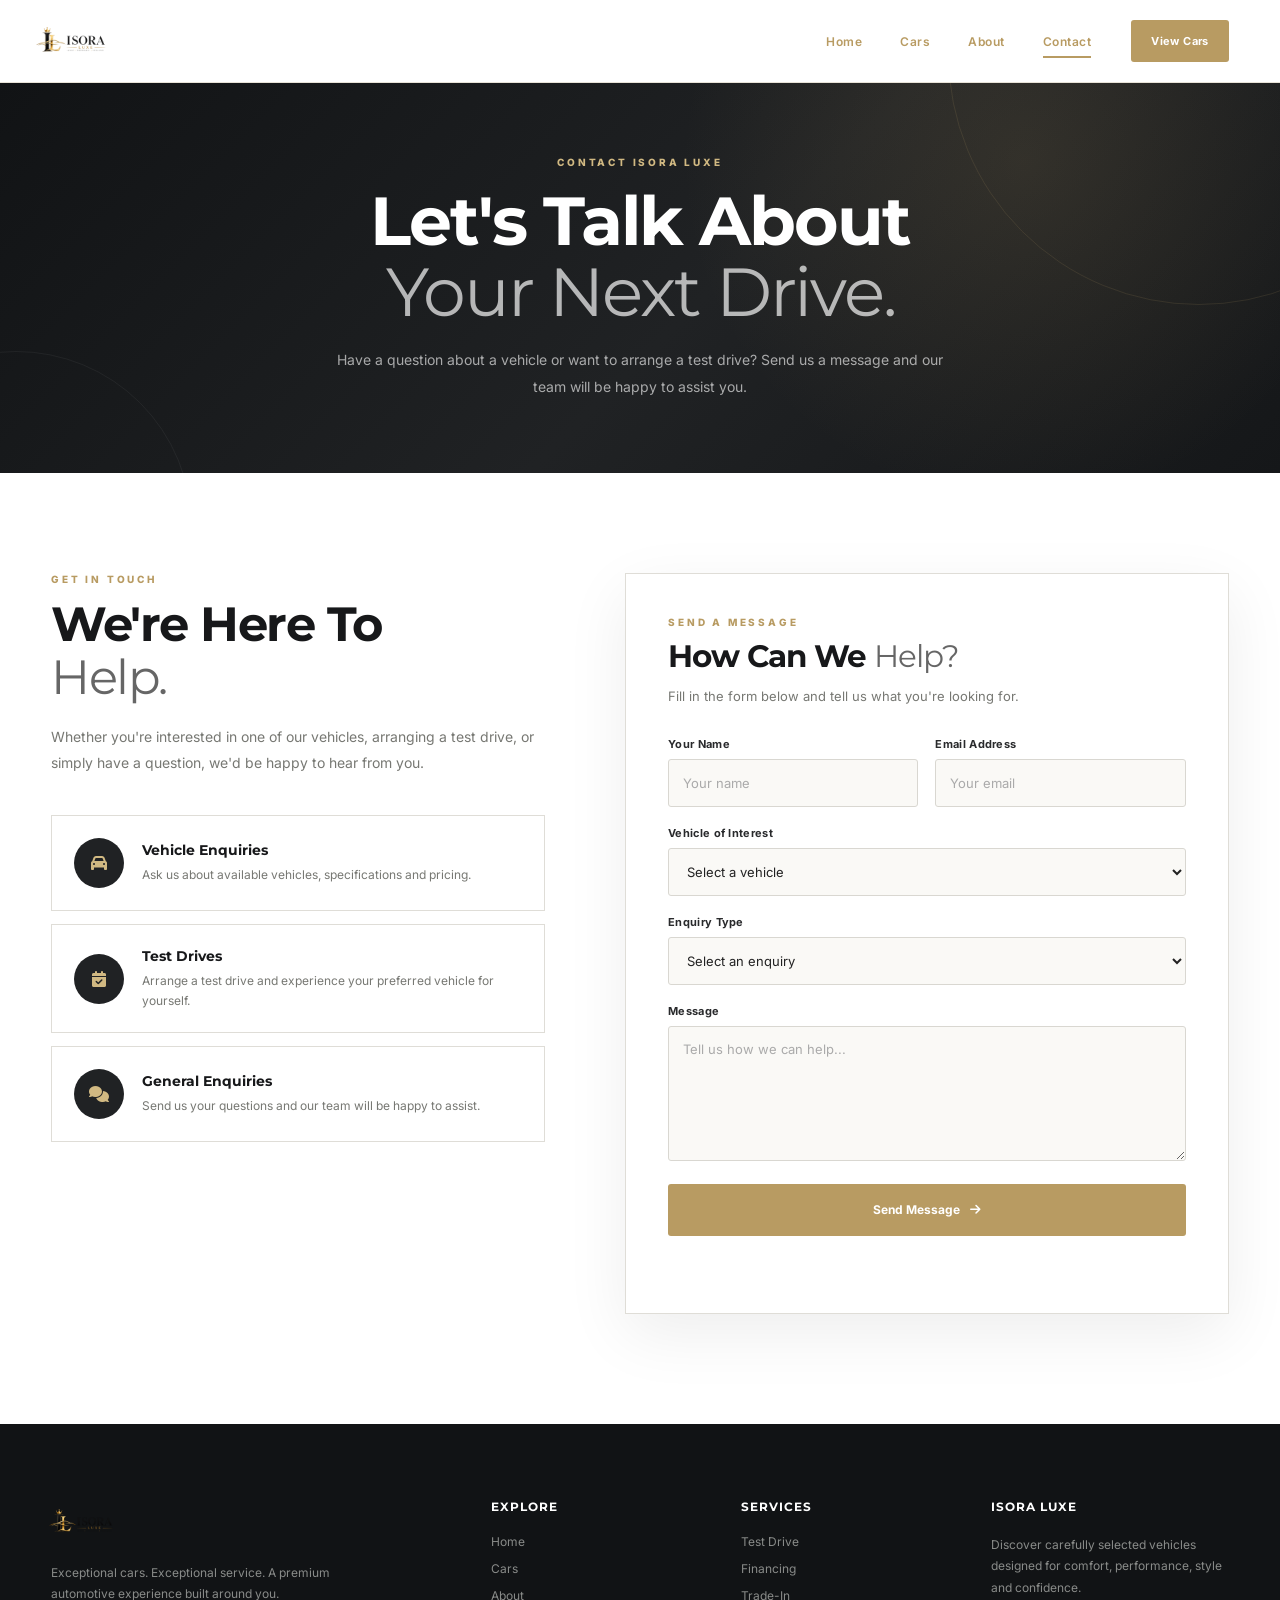
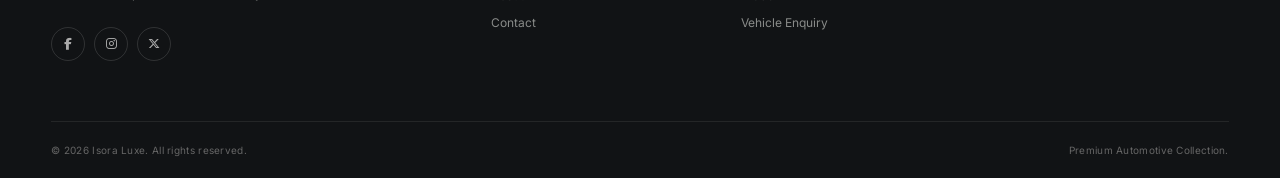
<file: contact.html>
<!DOCTYPE html>
<html lang="en">

<head>
    <meta charset="UTF-8">
    <meta name="viewport" content="width=device-width, initial-scale=1.0">

    <title>Contact | Isora Luxe</title>

    <!-- Fonts -->
    <link rel="preconnect" href="https://fonts.googleapis.com">
    <link rel="preconnect" href="https://fonts.gstatic.com" crossorigin>

    <link
        href="https://fonts.googleapis.com/css2?family=Inter:wght@400;500;600;700&family=Montserrat:wght@600;700;800&display=swap"
        rel="stylesheet">

    <!-- Font Awesome -->
    <link
        rel="stylesheet"
        href="https://cdnjs.cloudflare.com/ajax/libs/font-awesome/6.5.2/css/all.min.css">

    <style>

        /* =====================================================
           RESET
        ===================================================== */

        * {
            margin: 0;
            padding: 0;
            box-sizing: border-box;
        }

        html {
            scroll-behavior: smooth;
        }

        body {
            width: 100%;
            min-height: 100vh;
            overflow-x: hidden;

            font-family: "Inter", sans-serif;

            background: #ffffff;
            color: #17181a;
        }

        a {
            text-decoration: none;
            color: inherit;
        }

        button,
        input,
        select,
        textarea {
            font-family: inherit;
        }


        /* =====================================================
           NAVBAR
        ===================================================== */

        .contact-navbar {
            width: 100%;
            background: #ffffff;
            border-bottom: 1px solid #e8e3d8;
        }

        .contact-nav-inner {
            width: min(1180px, 92%);
            min-height: 82px;
            margin: 0 auto;

            display: flex;
            align-items: center;
            justify-content: space-between;
            gap: 40px;
        }


        /* =====================================================
           LOGO
        ===================================================== */

        .contact-logo {
            flex-shrink: 0;

            display: flex;
            align-items: center;

            height: 52px;

            margin-left: -18px;
        }

        .contact-logo img {
            display: block;

            width: auto;
            height: 50px;

            max-width: 220px;

            object-fit: contain;
        }


        /* =====================================================
           NAV LINKS
        ===================================================== */

        .contact-nav-links {
            display: flex;
            align-items: center;
            justify-content: center;
            gap: 38px;

            margin-left: auto;
        }

        .contact-nav-links a {
            position: relative;

            padding: 31px 0;

            font-size: 12px;
            font-weight: 600;
            letter-spacing: 0.5px;

            color: #b89b62;

            transition: color 0.25s ease;
        }

        .contact-nav-links a:hover {
            color: #8f753f;
        }

        .contact-nav-links a.active {
            color: #b89b62;
        }

        .contact-nav-links a.active::after {
            content: "";

            position: absolute;

            left: 0;
            right: 0;
            bottom: 22px;

            height: 2px;

            background: #b89b62;
        }


        /* =====================================================
           NAV BUTTON
        ===================================================== */

        .contact-nav-button {
            flex-shrink: 0;

            display: inline-flex;
            align-items: center;
            justify-content: center;

            min-height: 42px;
            padding: 0 20px;

            background: #b89b62;
            color: #ffffff;

            border-radius: 3px;

            font-size: 11px;
            font-weight: 700;
            letter-spacing: 0.4px;

            transition: 0.25s ease;
        }

        .contact-nav-button:hover {
            background: #d1b982;
            color: #111315;
            transform: translateY(-2px);
        }


        /* =====================================================
           MOBILE MENU
        ===================================================== */

        .contact-menu {
            display: none;

            width: 42px;
            height: 42px;

            border: 1px solid #b89b62;
            background: transparent;

            color: #b89b62;

            cursor: pointer;
        }


        /* =====================================================
           HERO
        ===================================================== */

        .contact-hero {
            width: 100%;

            min-height: 390px;

            display: flex;
            align-items: center;
            justify-content: center;

            text-align: center;

            position: relative;
            overflow: hidden;

            background:
                radial-gradient(
                    circle at 80% 20%,
                    rgba(184,155,98,0.14),
                    transparent 32%
                ),
                linear-gradient(
                    135deg,
                    #111315 0%,
                    #202224 55%,
                    #151719 100%
                );
        }

        .contact-hero::before {
            content: "";

            position: absolute;

            width: 500px;
            height: 500px;

            border: 1px solid rgba(184,155,98,0.14);
            border-radius: 50%;

            right: -170px;
            top: -280px;
        }

        .contact-hero::after {
            content: "";

            position: absolute;

            width: 350px;
            height: 350px;

            border: 1px solid rgba(255,255,255,0.05);
            border-radius: 50%;

            left: -160px;
            bottom: -230px;
        }

        .contact-hero-inner {
            position: relative;
            z-index: 2;

            width: min(760px, 90%);
            margin: 0 auto;
        }

        .contact-label {
            margin-bottom: 17px;

            font-size: 10px;
            font-weight: 800;
            letter-spacing: 2.8px;
            text-transform: uppercase;

            color: #d1b982;
        }

        .contact-hero h1 {
            margin-bottom: 20px;

            font-family: "Montserrat", sans-serif;

            font-size: clamp(40px, 6vw, 68px);
            line-height: 1.05;

            letter-spacing: -2px;

            color: #ffffff;
        }

        .contact-hero h1 span {
            display: block;

            font-weight: 400;

            color: rgba(255,255,255,0.68);
        }

        .contact-hero-text {
            max-width: 610px;

            margin: 0 auto;

            font-size: 14px;
            line-height: 1.9;

            color: rgba(255,255,255,0.62);
        }


        /* =====================================================
           MAIN CONTACT AREA
        ===================================================== */

        .contact-main {
            width: 100%;

            padding: 100px 0 110px;

            background: #ffffff;
        }

        .contact-container {
            width: min(1180px, 92%);
            margin: 0 auto;

            display: grid;
            grid-template-columns: 0.9fr 1.1fr;

            gap: 80px;

            align-items: start;
        }


        /* =====================================================
           CONTACT INFORMATION
        ===================================================== */

        .contact-information {
            width: 100%;
        }

        .contact-information .contact-label {
            color: #b89b62;
            margin-bottom: 13px;
        }

        .contact-information h2 {
            margin-bottom: 20px;

            font-family: "Montserrat", sans-serif;

            font-size: clamp(32px, 4vw, 48px);
            line-height: 1.1;

            letter-spacing: -1.5px;
        }

        .contact-information h2 span {
            display: block;

            font-weight: 400;

            color: #666;
        }

        .contact-intro {
            max-width: 490px;

            margin-bottom: 38px;

            color: #777873;

            font-size: 14px;
            line-height: 1.9;
        }


        /* =====================================================
           CONTACT CARDS
        ===================================================== */

        .contact-info-list {
            width: 100%;

            display: flex;
            flex-direction: column;

            gap: 13px;
        }

        .contact-card {
            width: 100%;

            display: flex;
            align-items: center;

            gap: 18px;

            padding: 22px;

            background: #ffffff;

            border: 1px solid #dfddd7;

            transition:
                transform 0.25s ease,
                box-shadow 0.25s ease,
                border-color 0.25s ease;
        }

        .contact-card:hover {
            transform: translateY(-3px);

            border-color: rgba(184,155,98,0.45);

            box-shadow: 0 15px 35px rgba(0,0,0,0.06);
        }

        .contact-card-icon {
            flex-shrink: 0;

            width: 50px;
            height: 50px;

            display: flex;
            align-items: center;
            justify-content: center;

            border-radius: 50%;

            background: #202224;

            color: #d1b982;

            font-size: 16px;
        }

        .contact-card h3 {
            margin-bottom: 6px;

            font-family: "Montserrat", sans-serif;

            font-size: 14px;
            font-weight: 700;
        }

        .contact-card p {
            color: #777873;

            font-size: 12px;
            line-height: 1.65;
        }


        /* =====================================================
           FORM BOX
        ===================================================== */

        .contact-form-box {
            width: 100%;

            padding: 42px;

            background: #ffffff;

            border: 1px solid #dfddd7;

            box-shadow: 0 20px 60px rgba(0,0,0,0.07);
        }

        .form-header {
            margin-bottom: 30px;
        }

        .form-header .contact-label {
            color: #b89b62;
            margin-bottom: 11px;
        }

        .form-header h2 {
            margin-bottom: 10px;

            font-family: "Montserrat", sans-serif;

            font-size: 31px;
            line-height: 1.15;

            letter-spacing: -1px;
        }

        .form-header h2 span {
            font-weight: 400;
            color: #666;
        }

        .form-header p:last-child {
            color: #777873;

            font-size: 13px;
            line-height: 1.7;
        }


        /* =====================================================
           FORM
        ===================================================== */

        .contact-form {
            width: 100%;
        }

        .form-row {
            display: grid;
            grid-template-columns: 1fr 1fr;

            gap: 17px;
        }

        .form-group {
            width: 100%;
            margin-bottom: 19px;
        }

        .form-group label {
            display: block;

            margin-bottom: 8px;

            font-size: 11px;
            font-weight: 700;
            letter-spacing: 0.3px;

            color: #292a2c;
        }

        .form-group input,
        .form-group select,
        .form-group textarea {
            width: 100%;

            border: 1px solid #d9d7d1;

            background: #faf9f6;

            color: #222;

            border-radius: 3px;

            outline: none;

            font-size: 13px;

            transition:
                border-color 0.2s ease,
                box-shadow 0.2s ease;
        }

        .form-group input,
        .form-group select {
            height: 48px;

            padding: 0 14px;
        }

        .form-group textarea {
            min-height: 135px;

            padding: 14px;

            resize: vertical;
        }

        .form-group input:focus,
        .form-group select:focus,
        .form-group textarea:focus {
            border-color: #b89b62;

            box-shadow: 0 0 0 3px rgba(184,155,98,0.10);

            background: #ffffff;
        }

        .form-group input::placeholder,
        .form-group textarea::placeholder {
            color: #aaa;
        }

        .form-button {
            width: 100%;

            min-height: 52px;

            border: none;
            border-radius: 3px;

            display: flex;
            align-items: center;
            justify-content: center;

            gap: 10px;

            background: #b89b62;
            color: #ffffff;

            font-size: 12px;
            font-weight: 700;

            cursor: pointer;

            transition:
                transform 0.25s ease,
                background 0.25s ease;
        }

        .form-button:hover {
            transform: translateY(-2px);

            background: #d1b982;

            color: #111315;
        }

        .form-message {
            min-height: 20px;

            margin-top: 15px;

            text-align: center;

            font-size: 12px;
        }

        .form-message.success {
            color: #47734a;
        }


        /* =====================================================
           FOOTER
        ===================================================== */

        .contact-footer {
            width: 100%;

            background: #111315;

            color: #ffffff;
        }

        .footer-container {
            width: min(1180px, 92%);

            margin: 0 auto;
        }

        .footer-grid {
            width: 100%;

            padding: 75px 0 60px;

            display: grid;

            grid-template-columns:
                1.6fr
                0.8fr
                0.8fr
                1fr;

            gap: 60px;
        }

        .footer-about {
            max-width: 340px;
        }


        /* FOOTER LOGO */

        .footer-logo {
            display: inline-flex;

            align-items: center;

            margin-bottom: 17px;
            margin-left: -5px;
        }

        .footer-logo img {
            display: block;

            width: auto;

            height: 46px;

            max-width: 210px;

            object-fit: contain;
        }

        .footer-about > p {
            color: #898b89;

            font-size: 12px;

            line-height: 1.8;
        }

        .footer-title {
            margin-bottom: 20px;

            font-family: "Montserrat", sans-serif;

            font-size: 12px;

            font-weight: 700;

            text-transform: uppercase;

            letter-spacing: 1px;

            color: #ffffff;
        }

        .footer-links {
            display: flex;

            flex-direction: column;

            gap: 12px;
        }

        .footer-links a {
            color: #898b89;

            font-size: 12px;

            transition: color 0.2s ease;
        }

        .footer-links a:hover {
            color: #d1b982;
        }

        .footer-description {
            color: #898b89;

            font-size: 12px;

            line-height: 1.8;
        }

        .social-links {
            display: flex;

            gap: 9px;

            margin-top: 22px;
        }

        .social-links a {
            width: 34px;
            height: 34px;

            display: flex;

            align-items: center;
            justify-content: center;

            border: 1px solid rgba(255,255,255,0.13);

            color: #aaa;

            border-radius: 50%;

            font-size: 12px;

            transition: 0.2s ease;
        }

        .social-links a:hover {
            background: #b89b62;

            border-color: #b89b62;

            color: #111315;
        }

        .footer-bottom {
            width: 100%;

            padding: 22px 0;

            border-top: 1px solid rgba(255,255,255,0.08);

            display: flex;

            align-items: center;

            justify-content: space-between;

            gap: 20px;
        }

        .footer-bottom p {
            color: #666;

            font-size: 10px;

            letter-spacing: 0.3px;
        }


        /* =====================================================
           TABLET
        ===================================================== */

        @media (max-width: 900px) {

            .contact-nav-button {
                display: none;
            }

            .contact-menu {
                display: flex;

                align-items: center;
                justify-content: center;
            }

            .contact-nav-links {
                display: none;

                position: absolute;

                top: 82px;

                left: 0;
                right: 0;

                z-index: 20;

                padding: 15px 6%;

                flex-direction: column;

                align-items: stretch;

                gap: 0;

                background: #ffffff;

                border-top: 1px solid #e8e3d8;

                box-shadow: 0 10px 25px rgba(0,0,0,0.08);
            }

            .contact-nav-links.mobile-open {
                display: flex;
            }

            .contact-nav-links a {
                padding: 16px 0;

                color: #b89b62;

                border-bottom: 1px solid #eee8dc;
            }

            .contact-nav-links a:hover {
                color: #8f753f;
            }

            .contact-nav-links a.active::after {
                display: none;
            }

            .contact-container {
                grid-template-columns: 1fr;

                gap: 55px;
            }

            .footer-grid {
                grid-template-columns: 1fr 1fr;
            }

        }


        /* =====================================================
           MOBILE
        ===================================================== */

        @media (max-width: 600px) {

            .contact-nav-inner {
                min-height: 72px;
            }

            .contact-logo {
                margin-left: -8px;
            }

            .contact-logo img {
                height: 42px;

                max-width: 180px;
            }

            .contact-nav-links {
                top: 72px;
            }

            .contact-hero {
                min-height: 340px;
            }

            .contact-hero h1 {
                font-size: 40px;
            }

            .contact-main {
                padding: 70px 0;
            }

            .contact-container {
                width: 90%;
            }

            .contact-form-box {
                padding: 25px 20px;
            }

            .form-row {
                grid-template-columns: 1fr;

                gap: 0;
            }


            /* =================================================
               MOBILE FOOTER
               CENTERED PROPERLY
            ================================================= */

            .footer-container {
                width: 90%;

                margin: 0 auto;

                text-align: center;
            }

            .footer-grid {
                grid-template-columns: 1fr;

                gap: 35px;

                padding: 55px 0 45px;

                justify-items: center;

                text-align: center;
            }

            .footer-about {
                width: 100%;

                max-width: 340px;

                margin: 0 auto;

                display: flex;

                flex-direction: column;

                align-items: center;

                text-align: center;
            }

            .footer-logo {
                margin-left: 0;

                margin-right: 0;

                justify-content: center;
            }

            .footer-logo img {
                height: 40px;
            }

            .footer-about > p {
                max-width: 320px;

                margin: 0 auto;

                text-align: center;
            }

            .footer-title {
                margin-bottom: 16px;

                text-align: center;
            }

            .footer-links {
                align-items: center;

                justify-content: center;

                text-align: center;
            }

            .footer-links a {
                text-align: center;
            }

            .footer-description {
                max-width: 320px;

                margin: 0 auto;

                text-align: center;
            }

            .social-links {
                justify-content: center;

                align-items: center;

                margin-top: 20px;
            }

            .footer-bottom {
                flex-direction: column;

                align-items: center;

                justify-content: center;

                gap: 7px;

                padding: 20px 0;

                text-align: center;
            }

            .footer-bottom p {
                width: 100%;

                text-align: center;
            }

        }

    </style>

</head>


<body>


<!-- =====================================================
     NAVBAR
===================================================== -->

<header class="contact-navbar">

    <div class="contact-nav-inner">

        <!-- LOGO -->

        <a href="index.html" class="contact-logo">

            <img
                src="images/logo.png"
                alt="Isora Luxe">

        </a>


        <!-- NAVIGATION -->

        <nav class="contact-nav-links">

            <a href="index.html">
                Home
            </a>

            <a href="cars.html">
                Cars
            </a>

            <a href="about.html">
                About
            </a>

            <a href="contact.html" class="active">
                Contact
            </a>

        </nav>


        <!-- NAV BUTTON -->

        <a
            href="cars.html"
            class="contact-nav-button">

            View Cars

        </a>


        <!-- MOBILE MENU -->

        <button
            class="contact-menu"
            type="button"
            aria-label="Open navigation">

            <i class="fa-solid fa-bars"></i>

        </button>

    </div>

</header>


<!-- =====================================================
     HERO
===================================================== -->

<section class="contact-hero">

    <div class="contact-hero-inner">

        <p class="contact-label">
            CONTACT ISORA LUXE
        </p>

        <h1>
            Let's Talk About

            <span>
                Your Next Drive.
            </span>
        </h1>

        <p class="contact-hero-text">
            Have a question about a vehicle or want to arrange
            a test drive? Send us a message and our team will
            be happy to assist you.
        </p>

    </div>

</section>


<!-- =====================================================
     CONTACT SECTION
===================================================== -->

<main class="contact-main">

    <div class="contact-container">


        <!-- INFORMATION -->

        <section class="contact-information">

            <p class="contact-label">
                GET IN TOUCH
            </p>

            <h2>
                We're Here To

                <span>
                    Help.
                </span>
            </h2>

            <p class="contact-intro">
                Whether you're interested in one of our vehicles,
                arranging a test drive, or simply have a question,
                we'd be happy to hear from you.
            </p>


            <div class="contact-info-list">


                <div class="contact-card">

                    <div class="contact-card-icon">

                        <i class="fa-solid fa-car"></i>

                    </div>

                    <div>

                        <h3>
                            Vehicle Enquiries
                        </h3>

                        <p>
                            Ask us about available vehicles,
                            specifications and pricing.
                        </p>

                    </div>

                </div>


                <div class="contact-card">

                    <div class="contact-card-icon">

                        <i class="fa-solid fa-calendar-check"></i>

                    </div>

                    <div>

                        <h3>
                            Test Drives
                        </h3>

                        <p>
                            Arrange a test drive and experience
                            your preferred vehicle for yourself.
                        </p>

                    </div>

                </div>


                <div class="contact-card">

                    <div class="contact-card-icon">

                        <i class="fa-solid fa-comments"></i>

                    </div>

                    <div>

                        <h3>
                            General Enquiries
                        </h3>

                        <p>
                            Send us your questions and our team
                            will be happy to assist.
                        </p>

                    </div>

                </div>


            </div>

        </section>


        <!-- FORM -->

        <section class="contact-form-box">

            <div class="form-header">

                <p class="contact-label">
                    SEND A MESSAGE
                </p>

                <h2>
                    How Can We

                    <span>
                        Help?
                    </span>
                </h2>

                <p>
                    Fill in the form below and tell us what
                    you're looking for.
                </p>

            </div>


            <form
                class="contact-form"
                id="contactForm">


                <div class="form-row">

                    <div class="form-group">

                        <label for="name">
                            Your Name
                        </label>

                        <input
                            type="text"
                            id="name"
                            name="name"
                            placeholder="Your name"
                            required>

                    </div>


                    <div class="form-group">

                        <label for="email">
                            Email Address
                        </label>

                        <input
                            type="email"
                            id="email"
                            name="email"
                            placeholder="Your email"
                            required>

                    </div>

                </div>


                <div class="form-group">

                    <label for="vehicle">
                        Vehicle of Interest
                    </label>

                    <select
                        id="vehicle"
                        name="vehicle">

                        <option value="">
                            Select a vehicle
                        </option>

                        <option value="BMW 5 Series">
                            BMW 5 Series
                        </option>

                        <option value="Rolls-Royce Phantom">
                            Rolls-Royce Phantom
                        </option>

                        <option value="Toyota Land Cruiser">
                            Toyota Land Cruiser
                        </option>

                        <option value="Toyota Supra">
                            Toyota Supra
                        </option>

                    </select>

                </div>


                <div class="form-group">

                    <label for="subject">
                        Enquiry Type
                    </label>

                    <select
                        id="subject"
                        name="subject">

                        <option value="">
                            Select an enquiry
                        </option>

                        <option value="vehicle">
                            Vehicle Information
                        </option>

                        <option value="test-drive">
                            Test Drive
                        </option>

                        <option value="pricing">
                            Pricing
                        </option>

                        <option value="other">
                            Other Enquiry
                        </option>

                    </select>

                </div>


                <div class="form-group">

                    <label for="message">
                        Message
                    </label>

                    <textarea
                        id="message"
                        name="message"
                        placeholder="Tell us how we can help..."
                        required></textarea>

                </div>


                <button
                    type="submit"
                    class="form-button">

                    Send Message

                    <i class="fa-solid fa-arrow-right"></i>

                </button>


                <p
                    id="formMessage"
                    class="form-message">
                </p>

            </form>

        </section>

    </div>

</main>


<!-- =====================================================
     FOOTER
===================================================== -->

<footer class="contact-footer">

    <div class="footer-container">

        <div class="footer-grid">


            <!-- FOOTER ABOUT -->

            <div class="footer-about">

                <a
                    href="index.html"
                    class="footer-logo">

                    <img
                        src="images/logo.png"
                        alt="Isora Luxe">

                </a>


                <p>
                    Exceptional cars. Exceptional service.
                    A premium automotive experience built
                    around you.
                </p>


                <div class="social-links">

                    <a
                        href="#"
                        aria-label="Facebook">

                        <i class="fa-brands fa-facebook-f"></i>

                    </a>


                    <a
                        href="#"
                        aria-label="Instagram">

                        <i class="fa-brands fa-instagram"></i>

                    </a>


                    <a
                        href="#"
                        aria-label="X">

                        <i class="fa-brands fa-x-twitter"></i>

                    </a>

                </div>

            </div>


            <!-- EXPLORE -->

            <div>

                <h4 class="footer-title">
                    Explore
                </h4>

                <div class="footer-links">

                    <a href="index.html">
                        Home
                    </a>

                    <a href="cars.html">
                        Cars
                    </a>

                    <a href="about.html">
                        About
                    </a>

                    <a href="contact.html">
                        Contact
                    </a>

                </div>

            </div>


            <!-- SERVICES -->

            <div>

                <h4 class="footer-title">
                    Services
                </h4>

                <div class="footer-links">

                    <a href="contact.html">
                        Test Drive
                    </a>

                    <a href="contact.html">
                        Financing
                    </a>

                    <a href="contact.html">
                        Trade-In
                    </a>

                    <a href="contact.html">
                        Vehicle Enquiry
                    </a>

                </div>

            </div>


            <!-- ISORA LUXE -->

            <div>

                <h4 class="footer-title">
                    Isora Luxe
                </h4>

                <p class="footer-description">
                    Discover carefully selected vehicles
                    designed for comfort, performance,
                    style and confidence.
                </p>

            </div>


        </div>


        <!-- FOOTER BOTTOM -->

        <div class="footer-bottom">

            <p>
                © 2026 Isora Luxe. All rights reserved.
            </p>

            <p>
                Premium Automotive Collection.
            </p>

        </div>

    </div>

</footer>


<!-- =====================================================
     JAVASCRIPT
===================================================== -->

<script>

    document.addEventListener("DOMContentLoaded", function () {


        /* =================================================
           CONTACT FORM
        ================================================= */

        const form =
            document.getElementById("contactForm");

        const formMessage =
            document.getElementById("formMessage");


        if (form) {

            form.addEventListener(
                "submit",
                function (event) {

                    event.preventDefault();

                    formMessage.textContent =
                        "Thank you. Your message has been received.";

                    formMessage.classList.add("success");

                    form.reset();

                }
            );

        }


        /* =================================================
           MOBILE MENU
        ================================================= */

        const menuButton =
            document.querySelector(".contact-menu");

        const nav =
            document.querySelector(".contact-nav-links");


        if (menuButton && nav) {

            menuButton.addEventListener(
                "click",
                function () {

                    nav.classList.toggle(
                        "mobile-open"
                    );


                    const icon =
                        menuButton.querySelector("i");


                    if (
                        nav.classList.contains(
                            "mobile-open"
                        )
                    ) {

                        icon.classList.remove(
                            "fa-bars"
                        );

                        icon.classList.add(
                            "fa-xmark"
                        );

                    } else {

                        icon.classList.remove(
                            "fa-xmark"
                        );

                        icon.classList.add(
                            "fa-bars"
                        );

                    }

                }
            );


            /* CLOSE MENU AFTER CLICKING A LINK */

            const navLinks =
                nav.querySelectorAll("a");


            navLinks.forEach(function (link) {

                link.addEventListener(
                    "click",
                    function () {

                        nav.classList.remove(
                            "mobile-open"
                        );


                        const icon =
                            menuButton.querySelector("i");


                        icon.classList.remove(
                            "fa-xmark"
                        );

                        icon.classList.add(
                            "fa-bars"
                        );

                    }
                );

            });

        }

    });

</script>


</body>

</html>
</file>
